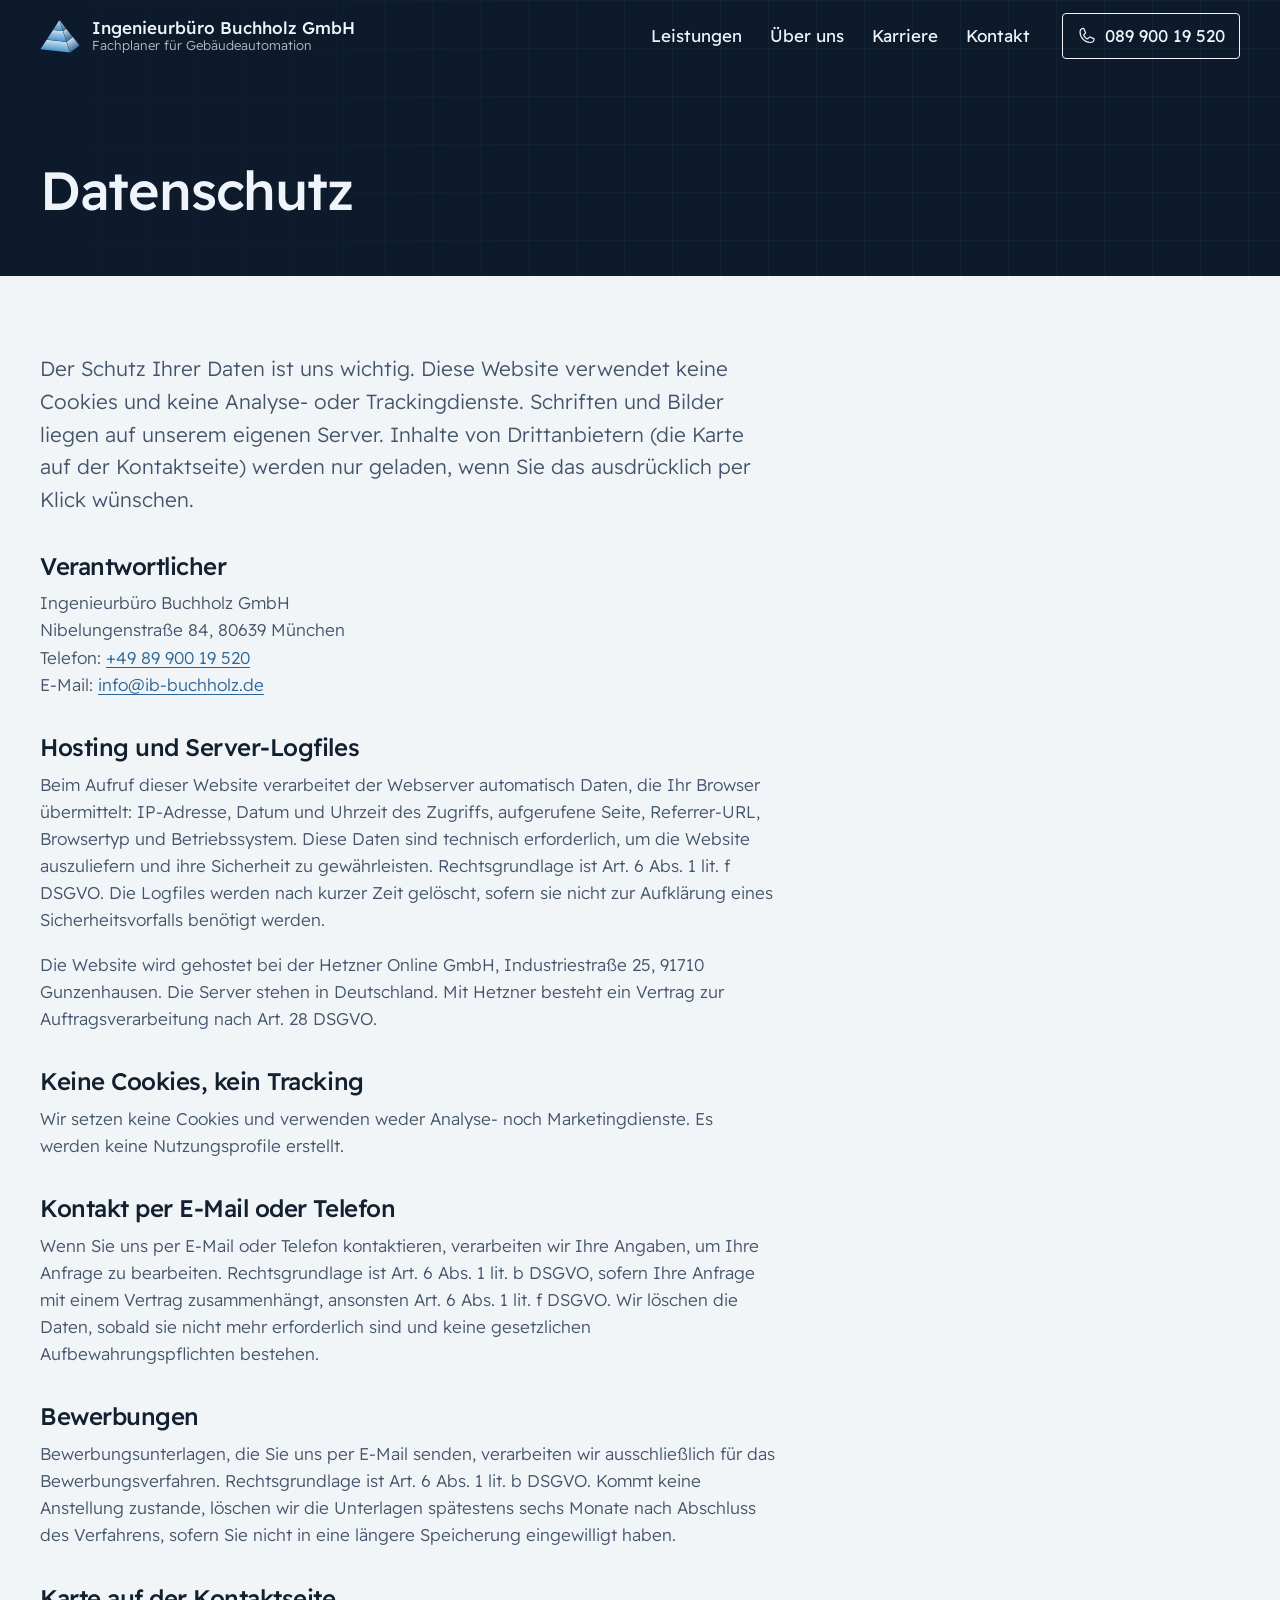
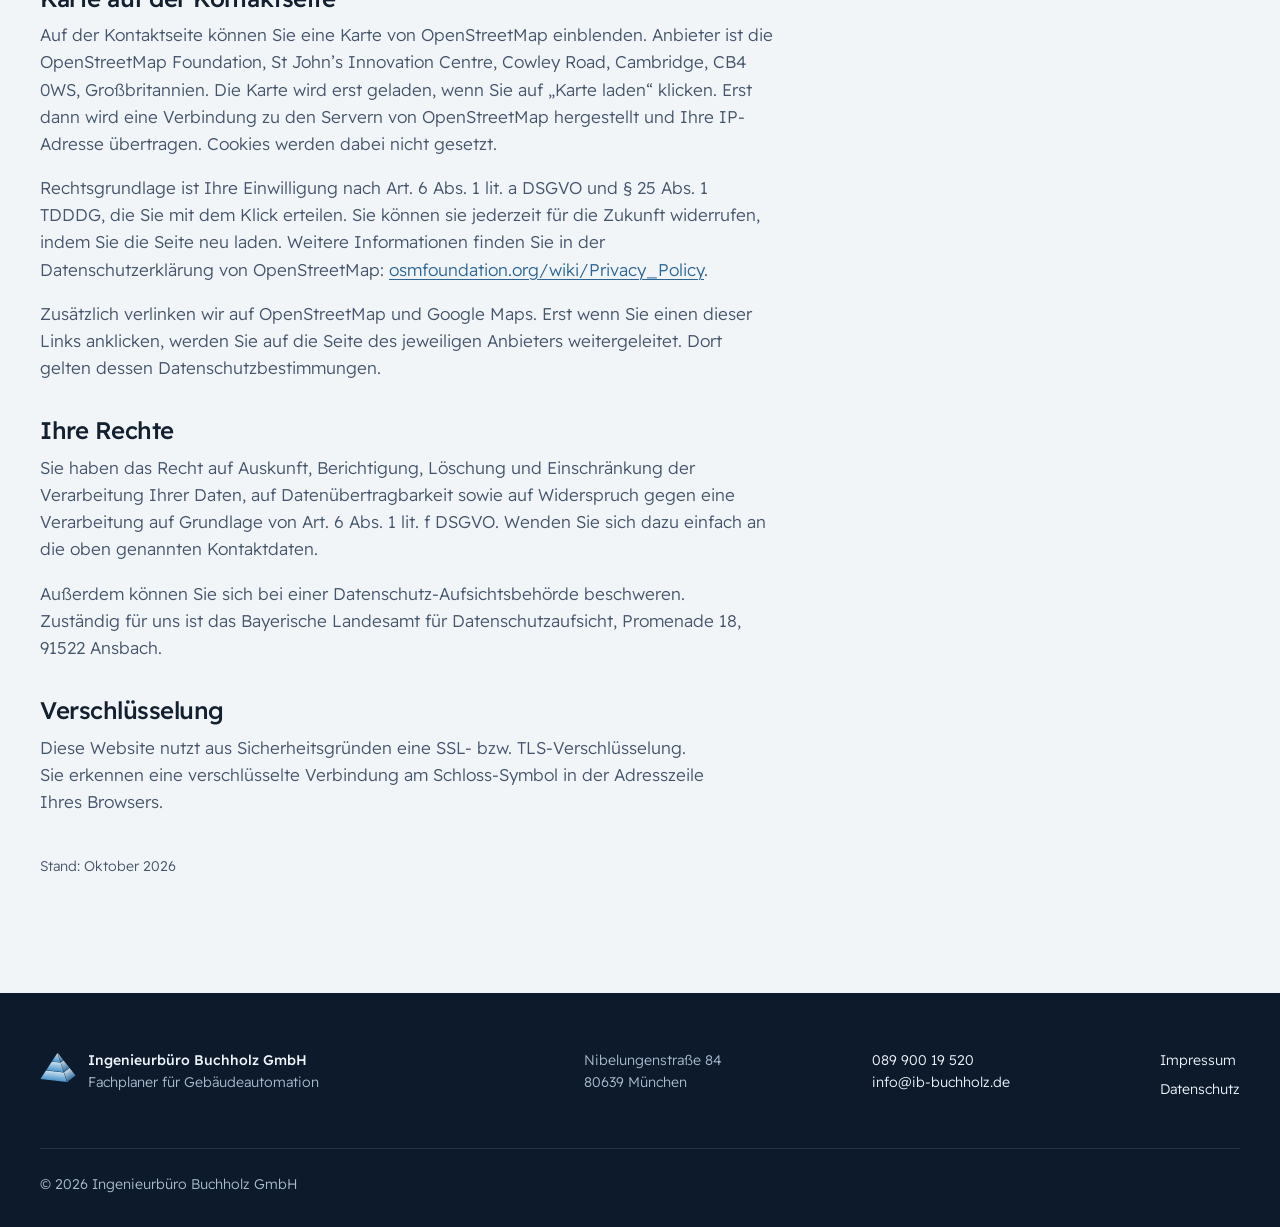
<file: datenschutz/index.html>
<!doctype html>
<html lang="de">
<head>
	<meta charset="utf-8">
	<meta name="viewport" content="width=device-width, initial-scale=1">
	<title>Datenschutz | Ingenieurbüro Buchholz GmbH</title>
	<meta name="description" content="Datenschutzerklärung der Ingenieurbüro Buchholz GmbH. Keine Cookies, kein Tracking.">
	<link rel="canonical" href="https://www.ib-buchholz.de/datenschutz/">
	<meta name="author" content="Ingenieurbüro Buchholz GmbH">
	<meta name="theme-color" content="#0d1a2b">

	<meta property="og:type" content="website">
	<meta property="og:locale" content="de_DE">
	<meta property="og:site_name" content="Ingenieurbüro Buchholz GmbH">
	<meta property="og:title" content="Datenschutz | Ingenieurbüro Buchholz GmbH">
	<meta property="og:description" content="Datenschutzerklärung der Ingenieurbüro Buchholz GmbH. Keine Cookies, kein Tracking.">
	<meta property="og:url" content="https://www.ib-buchholz.de/datenschutz/">
	<meta property="og:image" content="https://www.ib-buchholz.de/assets/images/hero-gebaeude-1600x900.webp">

	<link rel="icon" href="../favicon.ico" sizes="48x48">
	<link rel="icon" href="../favicon.svg" type="image/svg+xml">
	<link rel="apple-touch-icon" href="../apple-touch-icon.png">
	<link rel="manifest" href="../site.webmanifest">

	<link rel="preload" href="../assets/fonts/readex-pro-latin.woff2" as="font" type="font/woff2" crossorigin>
	<link rel="stylesheet" href="../assets/styles/main.css?v=20261028d">
	<script src="../assets/scripts/main.js?v=20261028d" defer></script>
</head>
<body>
	<a class="skip-link" href="#inhalt">Zum Inhalt springen</a>

	<header class="site-header" data-header>
		<div class="site-header__inner">
			<a class="brand" href="../" aria-label="Ingenieurbüro Buchholz GmbH, zur Startseite">
				<img class="brand__logo" src="../assets/images/logo.svg" alt="" width="40" height="40">
				<span class="brand__text">
					<span class="brand__name">Ingenieurbüro Buchholz GmbH</span>
					<span class="brand__claim">Fachplaner für Gebäudeautomation</span>
				</span>
			</a>

			<button class="nav-toggle" type="button" aria-expanded="false" aria-controls="hauptnavigation" data-nav-toggle>
				<svg class="icon nav-toggle__open" aria-hidden="true"><use href="../assets/images/icons.svg?v=20261021a#i-list"></use></svg>
				<svg class="icon nav-toggle__close" aria-hidden="true"><use href="../assets/images/icons.svg?v=20261021a#i-x"></use></svg>
				<span class="visually-hidden">Menü</span>
			</button>

			<nav class="site-nav" id="hauptnavigation" aria-label="Hauptnavigation">
				<ul class="site-nav__list">
					<li><a href="../leistungen/">Leistungen</a></li>
					<li><a href="../ueber-uns/">Über uns</a></li>
					<li><a href="../karriere/">Karriere</a></li>
					<li><a href="../kontakt/">Kontakt</a></li>
				</ul>
				<a class="site-nav__phone" href="tel:+498990019520">
					<svg class="icon" aria-hidden="true"><use href="../assets/images/icons.svg?v=20261021a#i-phone"></use></svg>
					089 900 19 520
				</a>
			</nav>
		</div>
	</header>

	<main id="inhalt">
		<section class="page-hero page-hero--small" aria-labelledby="seiten-titel">
			<div class="container">
				<h1 class="page-hero__title" id="seiten-titel">Datenschutz</h1>
			</div>
		</section>

		<section class="legal">
			<div class="container legal__body">
				<p class="legal__intro">Der Schutz Ihrer Daten ist uns wichtig. Diese Website verwendet keine Cookies und keine Analyse- oder Trackingdienste. Schriften und Bilder liegen auf unserem eigenen Server. Inhalte von Drittanbietern (die Karte auf der Kontaktseite) werden nur geladen, wenn Sie das ausdrücklich per Klick wünschen.</p>

				<h2>Verantwortlicher</h2>
				<p>Ingenieurbüro Buchholz GmbH<br>Nibelungenstraße 84, 80639 München<br>Telefon: <a href="tel:+498990019520">+49 89 900 19 520</a><br>E-Mail: <a href="mailto:info@ib-buchholz.de">info@ib-buchholz.de</a></p>

				<h2>Hosting und Server-Logfiles</h2>
				<p>Beim Aufruf dieser Website verarbeitet der Webserver automatisch Daten, die Ihr Browser übermittelt: IP-Adresse, Datum und Uhrzeit des Zugriffs, aufgerufene Seite, Referrer-URL, Browsertyp und Betriebssystem. Diese Daten sind technisch erforderlich, um die Website auszuliefern und ihre Sicherheit zu gewährleisten. Rechtsgrundlage ist Art. 6 Abs. 1 lit. f DSGVO. Die Logfiles werden nach kurzer Zeit gelöscht, sofern sie nicht zur Aufklärung eines Sicherheitsvorfalls benötigt werden.</p>
				<p>Die Website wird gehostet bei der Hetzner Online GmbH, Industriestraße 25, 91710 Gunzenhausen. Die Server stehen in Deutschland. Mit Hetzner besteht ein Vertrag zur Auftragsverarbeitung nach Art. 28 DSGVO.</p>

				<h2>Keine Cookies, kein Tracking</h2>
				<p>Wir setzen keine Cookies und verwenden weder Analyse- noch Marketingdienste. Es werden keine Nutzungsprofile erstellt.</p>

				<h2>Kontakt per E-Mail oder Telefon</h2>
				<p>Wenn Sie uns per E-Mail oder Telefon kontaktieren, verarbeiten wir Ihre Angaben, um Ihre Anfrage zu bearbeiten. Rechtsgrundlage ist Art. 6 Abs. 1 lit. b DSGVO, sofern Ihre Anfrage mit einem Vertrag zusammenhängt, ansonsten Art. 6 Abs. 1 lit. f DSGVO. Wir löschen die Daten, sobald sie nicht mehr erforderlich sind und keine gesetzlichen Aufbewahrungspflichten bestehen.</p>

				<h2>Bewerbungen</h2>
				<p>Bewerbungsunterlagen, die Sie uns per E-Mail senden, verarbeiten wir ausschließlich für das Bewerbungsverfahren. Rechtsgrundlage ist Art. 6 Abs. 1 lit. b DSGVO. Kommt keine Anstellung zustande, löschen wir die Unterlagen spätestens sechs Monate nach Abschluss des Verfahrens, sofern Sie nicht in eine längere Speicherung eingewilligt haben.</p>

				<h2>Karte auf der Kontaktseite</h2>
				<p>Auf der Kontaktseite können Sie eine Karte von OpenStreetMap einblenden. Anbieter ist die OpenStreetMap Foundation, St John’s Innovation Centre, Cowley Road, Cambridge, CB4 0WS, Großbritannien. Die Karte wird erst geladen, wenn Sie auf „Karte laden“ klicken. Erst dann wird eine Verbindung zu den Servern von OpenStreetMap hergestellt und Ihre IP-Adresse übertragen. Cookies werden dabei nicht gesetzt.</p>
				<p>Rechtsgrundlage ist Ihre Einwilligung nach Art. 6 Abs. 1 lit. a DSGVO und § 25 Abs. 1 TDDDG, die Sie mit dem Klick erteilen. Sie können sie jederzeit für die Zukunft widerrufen, indem Sie die Seite neu laden. Weitere Informationen finden Sie in der Datenschutzerklärung von OpenStreetMap: <a href="https://osmfoundation.org/wiki/Privacy_Policy" rel="noopener" target="_blank">osmfoundation.org/wiki/Privacy_Policy</a>.</p>
				<p>Zusätzlich verlinken wir auf OpenStreetMap und Google Maps. Erst wenn Sie einen dieser Links anklicken, werden Sie auf die Seite des jeweiligen Anbieters weitergeleitet. Dort gelten dessen Datenschutzbestimmungen.</p>

				<h2>Ihre Rechte</h2>
				<p>Sie haben das Recht auf Auskunft, Berichtigung, Löschung und Einschränkung der Verarbeitung Ihrer Daten, auf Datenübertragbarkeit sowie auf Widerspruch gegen eine Verarbeitung auf Grundlage von Art. 6 Abs. 1 lit. f DSGVO. Wenden Sie sich dazu einfach an die oben genannten Kontaktdaten.</p>
				<p>Außerdem können Sie sich bei einer Datenschutz-Aufsichtsbehörde beschweren. Zuständig für uns ist das Bayerische Landesamt für Datenschutzaufsicht, Promenade 18, 91522 Ansbach.</p>

				<h2>Verschlüsselung</h2>
				<p>Diese Website nutzt aus Sicherheitsgründen eine SSL- bzw. TLS-Verschlüsselung. Sie erkennen eine verschlüsselte Verbindung am Schloss-Symbol in der Adresszeile Ihres Browsers.</p>

				<p class="legal__date">Stand: Oktober 2026</p>
			</div>
		</section>

	</main>

	<footer class="site-footer">
		<div class="container site-footer__grid">
			<div class="site-footer__brand">
				<img src="../assets/images/logo.svg" alt="" width="36" height="36">
				<p><strong>Ingenieurbüro Buchholz GmbH</strong><br>Fachplaner für Gebäudeautomation</p>
			</div>
			<p>Nibelungenstraße 84<br>80639 München</p>
			<p><a href="tel:+498990019520">089 900 19 520</a><br><a href="mailto:info@ib-buchholz.de">info@ib-buchholz.de</a></p>
			<nav aria-label="Rechtliches">
				<ul class="site-footer__links">
					<li><a href="../impressum/">Impressum</a></li>
					<li><a href="../datenschutz/">Datenschutz</a></li>
				</ul>
			</nav>
		</div>
		<div class="container">
			<p class="site-footer__copy">© 2026 Ingenieurbüro Buchholz GmbH</p>
		</div>
	</footer>
</body>
</html>
</file>
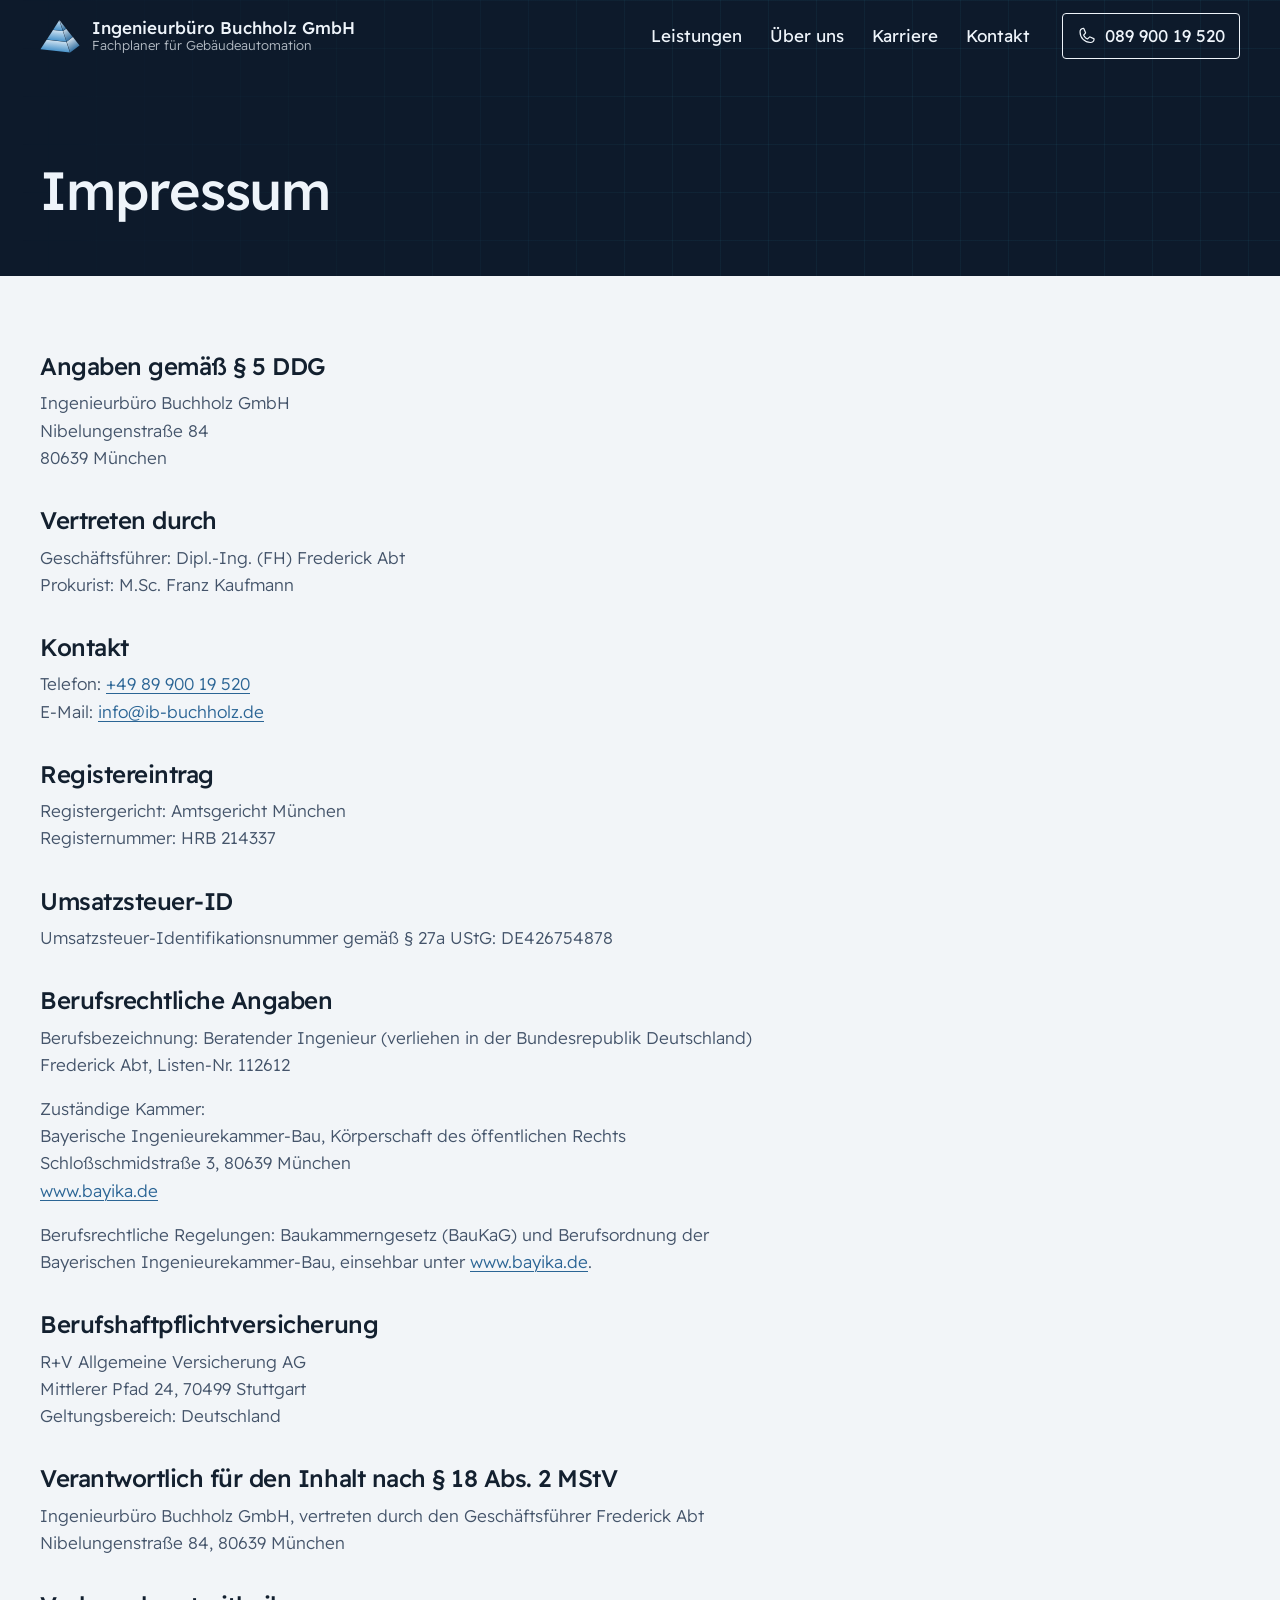
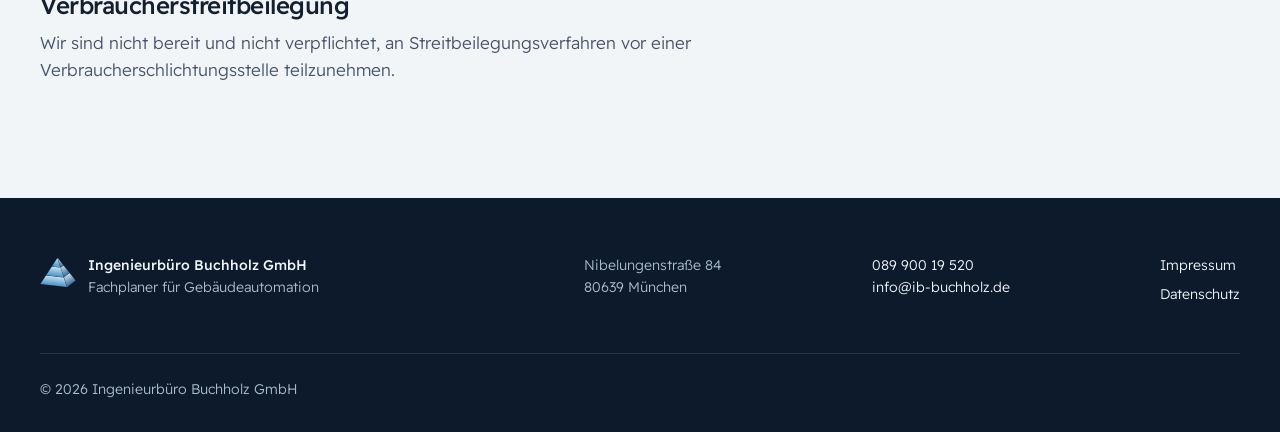
<file: impressum/index.html>
<!doctype html>
<html lang="de">
<head>
	<meta charset="utf-8">
	<meta name="viewport" content="width=device-width, initial-scale=1">
	<title>Impressum | Ingenieurbüro Buchholz GmbH</title>
	<meta name="description" content="Impressum der Ingenieurbüro Buchholz GmbH, München.">
	<link rel="canonical" href="https://www.ib-buchholz.de/impressum/">
	<meta name="author" content="Ingenieurbüro Buchholz GmbH">
	<meta name="theme-color" content="#0d1a2b">

	<meta property="og:type" content="website">
	<meta property="og:locale" content="de_DE">
	<meta property="og:site_name" content="Ingenieurbüro Buchholz GmbH">
	<meta property="og:title" content="Impressum | Ingenieurbüro Buchholz GmbH">
	<meta property="og:description" content="Impressum der Ingenieurbüro Buchholz GmbH, München.">
	<meta property="og:url" content="https://www.ib-buchholz.de/impressum/">
	<meta property="og:image" content="https://www.ib-buchholz.de/assets/images/hero-gebaeude-1600x900.webp">

	<link rel="icon" href="../favicon.ico" sizes="48x48">
	<link rel="icon" href="../favicon.svg" type="image/svg+xml">
	<link rel="apple-touch-icon" href="../apple-touch-icon.png">
	<link rel="manifest" href="../site.webmanifest">

	<link rel="preload" href="../assets/fonts/readex-pro-latin.woff2" as="font" type="font/woff2" crossorigin>
	<link rel="stylesheet" href="../assets/styles/main.css?v=20261028d">
	<script src="../assets/scripts/main.js?v=20261028d" defer></script>
</head>
<body>
	<a class="skip-link" href="#inhalt">Zum Inhalt springen</a>

	<header class="site-header" data-header>
		<div class="site-header__inner">
			<a class="brand" href="../" aria-label="Ingenieurbüro Buchholz GmbH, zur Startseite">
				<img class="brand__logo" src="../assets/images/logo.svg" alt="" width="40" height="40">
				<span class="brand__text">
					<span class="brand__name">Ingenieurbüro Buchholz GmbH</span>
					<span class="brand__claim">Fachplaner für Gebäudeautomation</span>
				</span>
			</a>

			<button class="nav-toggle" type="button" aria-expanded="false" aria-controls="hauptnavigation" data-nav-toggle>
				<svg class="icon nav-toggle__open" aria-hidden="true"><use href="../assets/images/icons.svg?v=20261021a#i-list"></use></svg>
				<svg class="icon nav-toggle__close" aria-hidden="true"><use href="../assets/images/icons.svg?v=20261021a#i-x"></use></svg>
				<span class="visually-hidden">Menü</span>
			</button>

			<nav class="site-nav" id="hauptnavigation" aria-label="Hauptnavigation">
				<ul class="site-nav__list">
					<li><a href="../leistungen/">Leistungen</a></li>
					<li><a href="../ueber-uns/">Über uns</a></li>
					<li><a href="../karriere/">Karriere</a></li>
					<li><a href="../kontakt/">Kontakt</a></li>
				</ul>
				<a class="site-nav__phone" href="tel:+498990019520">
					<svg class="icon" aria-hidden="true"><use href="../assets/images/icons.svg?v=20261021a#i-phone"></use></svg>
					089 900 19 520
				</a>
			</nav>
		</div>
	</header>

	<main id="inhalt">
		<section class="page-hero page-hero--small" aria-labelledby="seiten-titel">
			<div class="container">
				<h1 class="page-hero__title" id="seiten-titel">Impressum</h1>
			</div>
		</section>

		<section class="legal">
			<div class="container legal__body">
				<h2>Angaben gemäß § 5 DDG</h2>
				<p>Ingenieurbüro Buchholz GmbH<br>Nibelungenstraße 84<br>80639 München</p>

				<h2>Vertreten durch</h2>
				<p>Geschäftsführer: Dipl.-Ing. (FH) Frederick Abt<br>Prokurist: M.Sc. Franz Kaufmann</p>

				<h2>Kontakt</h2>
				<p>Telefon: <a href="tel:+498990019520">+49 89 900 19 520</a><br>E-Mail: <a href="mailto:info@ib-buchholz.de">info@ib-buchholz.de</a></p>

				<h2>Registereintrag</h2>
				<p>Registergericht: Amtsgericht München<br>Registernummer: HRB 214337</p>

				<h2>Umsatzsteuer-ID</h2>
				<p>Umsatzsteuer-Identifikationsnummer gemäß § 27a UStG: DE426754878</p>

				<h2>Berufsrechtliche Angaben</h2>
				<p>Berufsbezeichnung: Beratender Ingenieur (verliehen in der Bundesrepublik Deutschland)<br>Frederick Abt, Listen-Nr. 112612</p>
				<p>Zuständige Kammer:<br>Bayerische Ingenieurekammer-Bau, Körperschaft des öffentlichen Rechts<br>Schloßschmidstraße 3, 80639 München<br><a href="https://www.bayika.de/" rel="noopener" target="_blank">www.bayika.de</a></p>
				<p>Berufsrechtliche Regelungen: Baukammerngesetz (BauKaG) und Berufsordnung der Bayerischen Ingenieurekammer-Bau, einsehbar unter <a href="https://www.bayika.de/" rel="noopener" target="_blank">www.bayika.de</a>.</p>

				<h2>Berufshaftpflichtversicherung</h2>
				<p>R+V Allgemeine Versicherung AG<br>Mittlerer Pfad 24, 70499 Stuttgart<br>Geltungsbereich: Deutschland</p>

				<h2>Verantwortlich für den Inhalt nach § 18 Abs. 2 MStV</h2>
				<p>Ingenieurbüro Buchholz GmbH, vertreten durch den Geschäftsführer Frederick Abt<br>Nibelungenstraße 84, 80639 München</p>

				<h2>Verbraucherstreitbeilegung</h2>
				<p>Wir sind nicht bereit und nicht verpflichtet, an Streitbeilegungsverfahren vor einer Verbraucherschlichtungsstelle teilzunehmen.</p>
			</div>
		</section>

	</main>

	<footer class="site-footer">
		<div class="container site-footer__grid">
			<div class="site-footer__brand">
				<img src="../assets/images/logo.svg" alt="" width="36" height="36">
				<p><strong>Ingenieurbüro Buchholz GmbH</strong><br>Fachplaner für Gebäudeautomation</p>
			</div>
			<p>Nibelungenstraße 84<br>80639 München</p>
			<p><a href="tel:+498990019520">089 900 19 520</a><br><a href="mailto:info@ib-buchholz.de">info@ib-buchholz.de</a></p>
			<nav aria-label="Rechtliches">
				<ul class="site-footer__links">
					<li><a href="../impressum/">Impressum</a></li>
					<li><a href="../datenschutz/">Datenschutz</a></li>
				</ul>
			</nav>
		</div>
		<div class="container">
			<p class="site-footer__copy">© 2026 Ingenieurbüro Buchholz GmbH</p>
		</div>
	</footer>
</body>
</html>
</file>
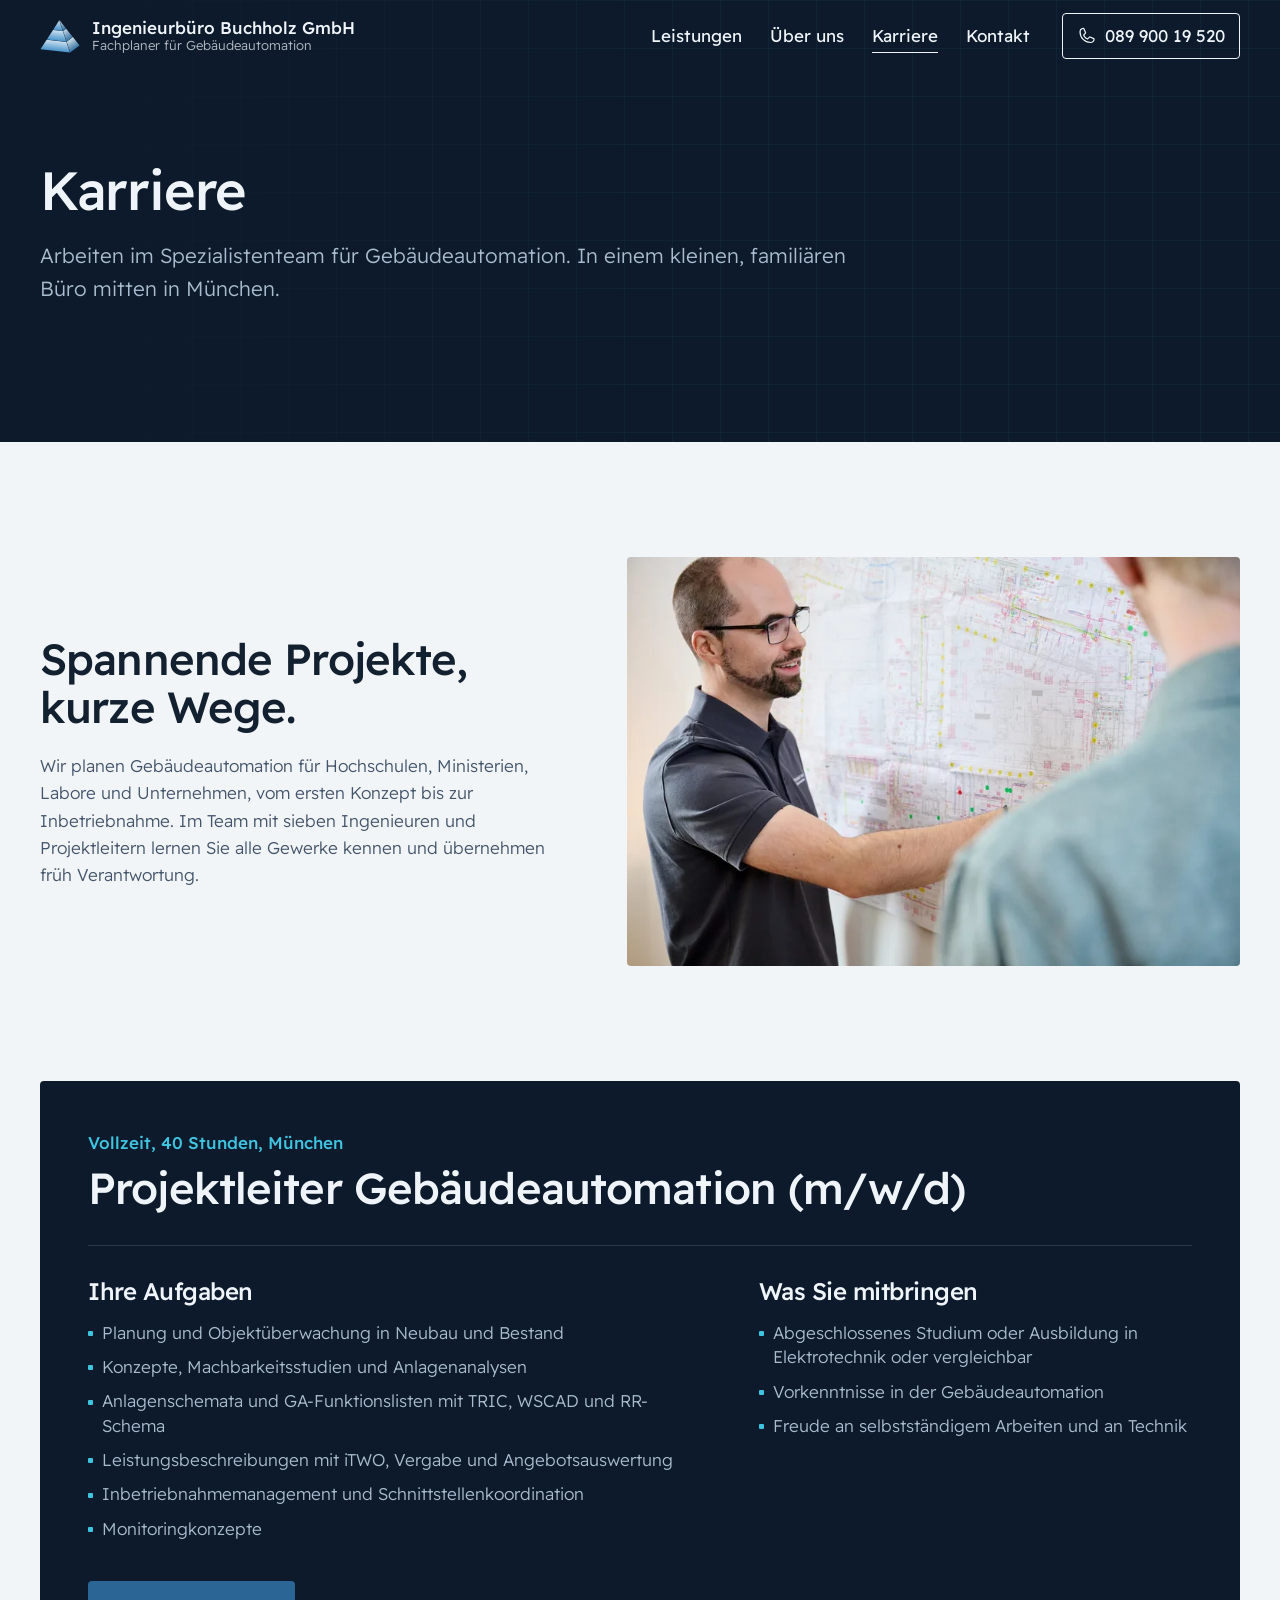
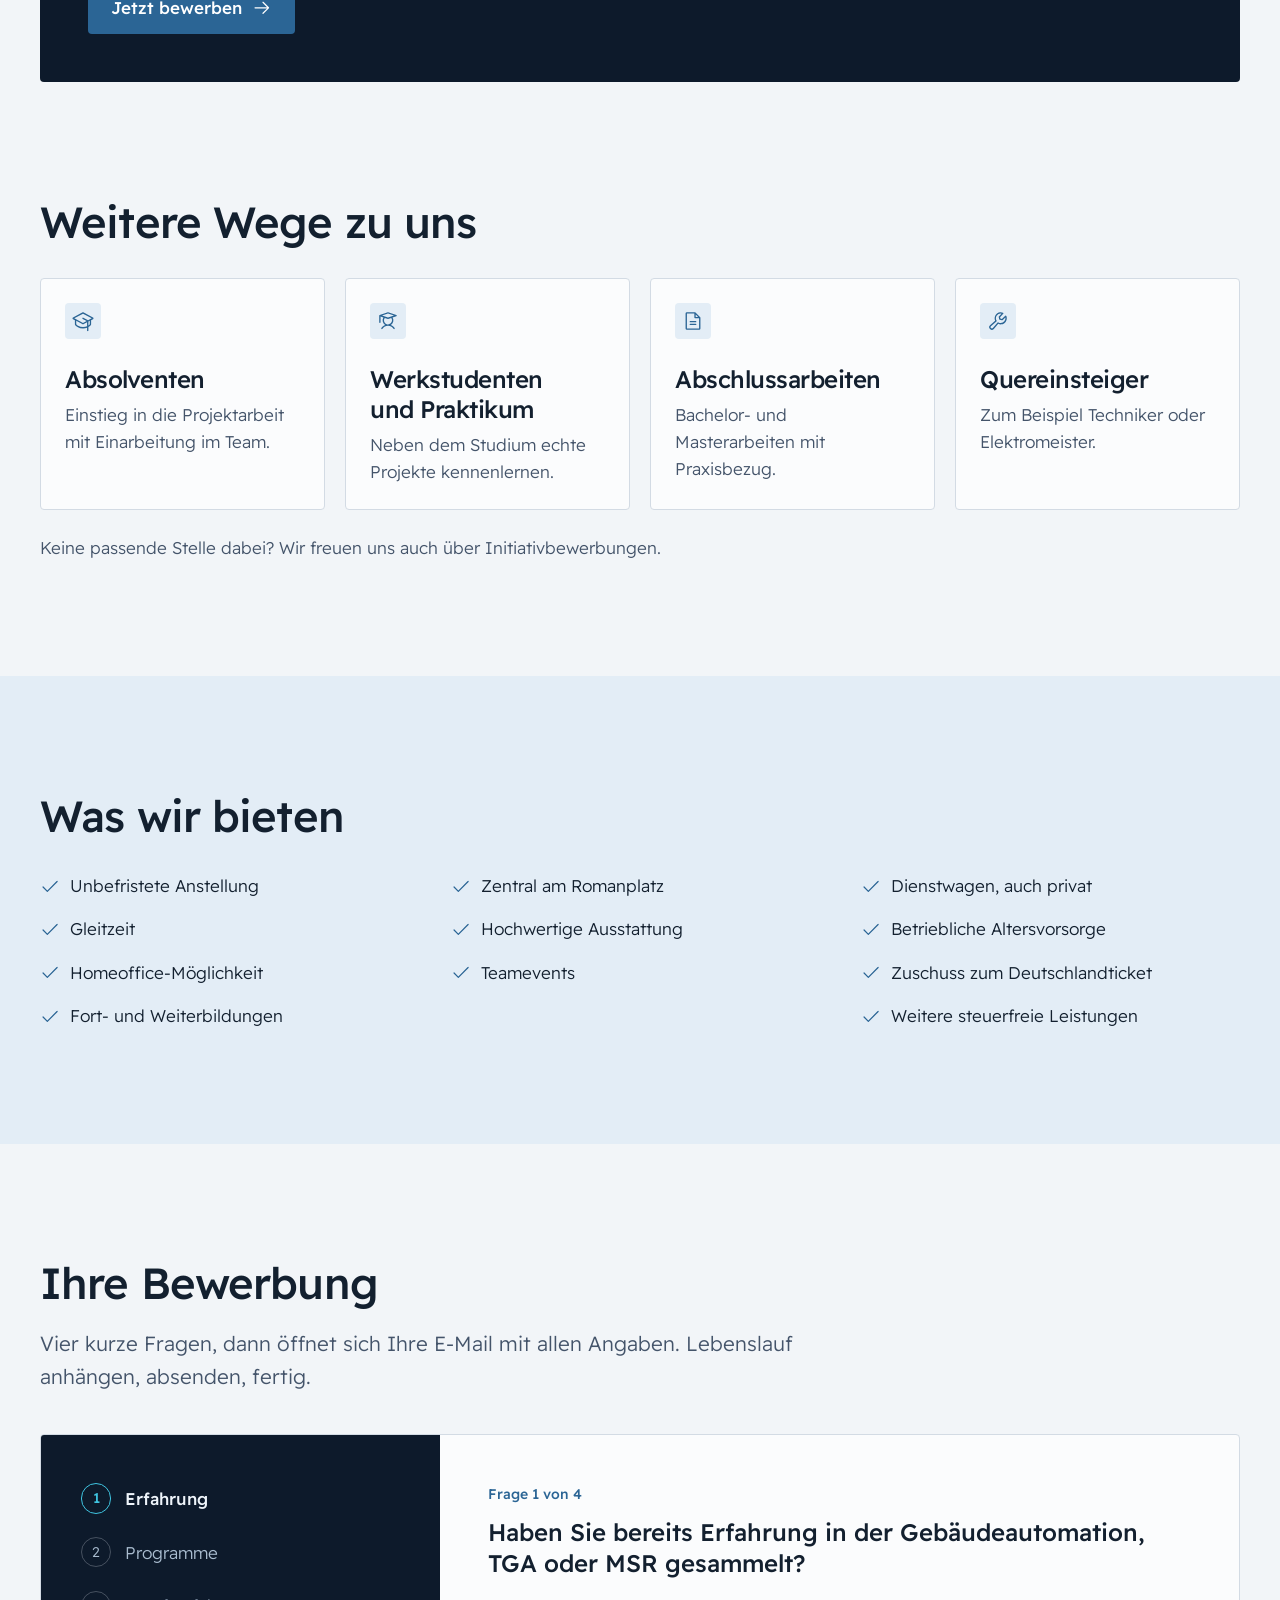
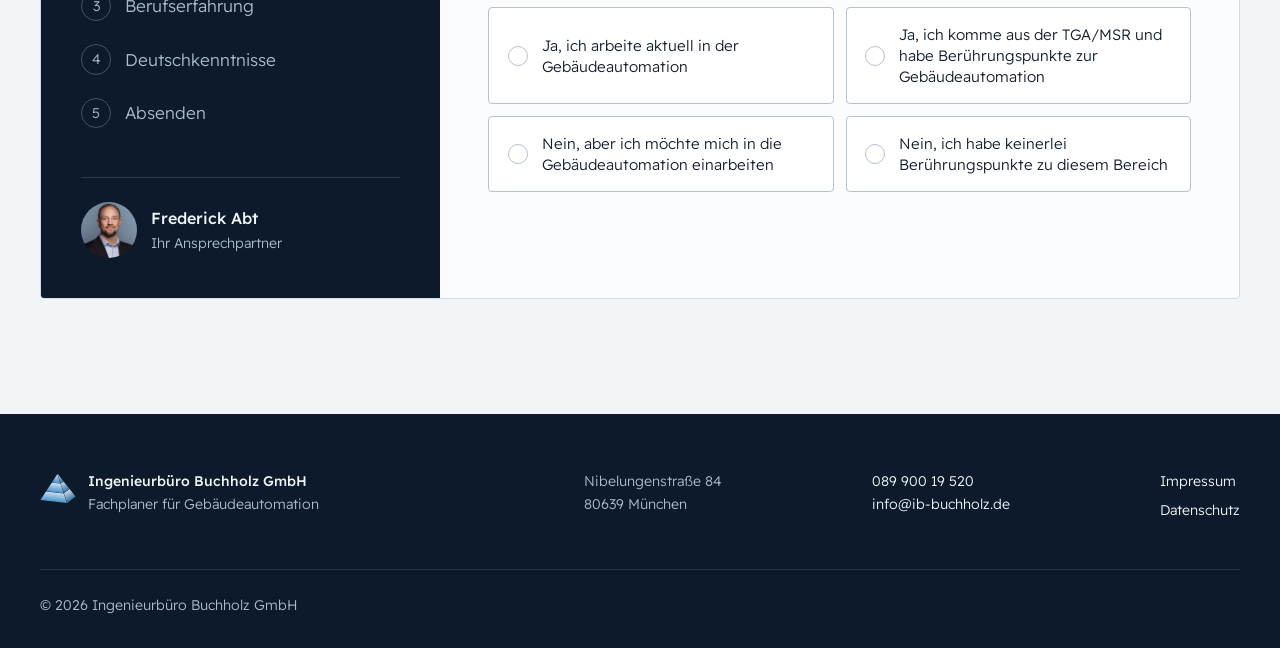
<file: karriere/index.html>
<!doctype html>
<html lang="de">
<head>
	<meta charset="utf-8">
	<meta name="viewport" content="width=device-width, initial-scale=1">
	<title>Karriere: Projektleiter Gebäudeautomation (m/w/d) | Buchholz GmbH</title>
	<meta name="description" content="Arbeiten im Spezialistenteam für Gebäudeautomation in München. Offene Stelle als Projektleiter, dazu Einstieg für Absolventen, Werkstudenten und Quereinsteiger.">
	<link rel="canonical" href="https://www.ib-buchholz.de/karriere/">
	<meta name="author" content="Ingenieurbüro Buchholz GmbH">
	<meta name="theme-color" content="#0d1a2b">

	<meta property="og:type" content="website">
	<meta property="og:locale" content="de_DE">
	<meta property="og:site_name" content="Ingenieurbüro Buchholz GmbH">
	<meta property="og:title" content="Karriere: Projektleiter Gebäudeautomation (m/w/d) | Buchholz GmbH">
	<meta property="og:description" content="Arbeiten im Spezialistenteam für Gebäudeautomation in München. Offene Stelle als Projektleiter, dazu Einstieg für Absolventen, Werkstudenten und Quereinsteiger.">
	<meta property="og:url" content="https://www.ib-buchholz.de/karriere/">
	<meta property="og:image" content="https://www.ib-buchholz.de/assets/images/hero-gebaeude-1600x900.webp">

	<link rel="icon" href="../favicon.ico" sizes="48x48">
	<link rel="icon" href="../favicon.svg" type="image/svg+xml">
	<link rel="apple-touch-icon" href="../apple-touch-icon.png">
	<link rel="manifest" href="../site.webmanifest">

	<link rel="preload" href="../assets/fonts/readex-pro-latin.woff2" as="font" type="font/woff2" crossorigin>
	<link rel="stylesheet" href="../assets/styles/main.css?v=20261028d">
	<script src="../assets/scripts/main.js?v=20261028d" defer></script>
</head>
<body>
	<a class="skip-link" href="#inhalt">Zum Inhalt springen</a>

	<header class="site-header" data-header>
		<div class="site-header__inner">
			<a class="brand" href="../" aria-label="Ingenieurbüro Buchholz GmbH, zur Startseite">
				<img class="brand__logo" src="../assets/images/logo.svg" alt="" width="40" height="40">
				<span class="brand__text">
					<span class="brand__name">Ingenieurbüro Buchholz GmbH</span>
					<span class="brand__claim">Fachplaner für Gebäudeautomation</span>
				</span>
			</a>

			<button class="nav-toggle" type="button" aria-expanded="false" aria-controls="hauptnavigation" data-nav-toggle>
				<svg class="icon nav-toggle__open" aria-hidden="true"><use href="../assets/images/icons.svg?v=20261021a#i-list"></use></svg>
				<svg class="icon nav-toggle__close" aria-hidden="true"><use href="../assets/images/icons.svg?v=20261021a#i-x"></use></svg>
				<span class="visually-hidden">Menü</span>
			</button>

			<nav class="site-nav" id="hauptnavigation" aria-label="Hauptnavigation">
				<ul class="site-nav__list">
					<li><a href="../leistungen/">Leistungen</a></li>
					<li><a href="../ueber-uns/">Über uns</a></li>
					<li><a href="../karriere/" aria-current="page">Karriere</a></li>
					<li><a href="../kontakt/">Kontakt</a></li>
				</ul>
				<a class="site-nav__phone" href="tel:+498990019520">
					<svg class="icon" aria-hidden="true"><use href="../assets/images/icons.svg?v=20261021a#i-phone"></use></svg>
					089 900 19 520
				</a>
			</nav>
		</div>
	</header>

	<main id="inhalt">
		<section class="page-hero" aria-labelledby="seiten-titel">
			<div class="container">
				<h1 class="page-hero__title" id="seiten-titel">Karriere</h1>
				<p class="page-hero__lead">Arbeiten im Spezialistenteam für Gebäudeautomation. In einem kleinen, familiären Büro mitten in München.</p>
			</div>
		</section>

		<section class="about" aria-labelledby="team-titel">
			<div class="container office__grid office__grid--flip">
				<div>
					<h2 class="section-title" id="team-titel">Spannende Projekte, kurze Wege.</h2>
					<p>Wir planen Gebäudeautomation für Hochschulen, Ministerien, Labore und Unternehmen, vom ersten Konzept bis zur Inbetriebnahme. Im Team mit sieben Ingenieuren und Projektleitern lernen Sie alle Gewerke kennen und übernehmen früh Verantwortung.</p>
				</div>
				<img class="office__photo" src="../assets/images/planbesprechung-1400x934.webp" srcset="../assets/images/planbesprechung-800x534.webp 800w, ../assets/images/planbesprechung-1400x934.webp 1400w" sizes="(min-width: 64rem) 40rem, 100vw" width="1400" height="934" loading="lazy" alt="Franz Kaufmann erklärt einen Lüftungsplan">
			</div>
		</section>

		<section class="job" aria-labelledby="stelle-titel">
			<div class="container">
				<article class="job__card">
					<div class="job__head">
						<p class="job__meta">Vollzeit, 40 Stunden, München</p>
						<h2 class="section-title" id="stelle-titel">Projektleiter Gebäudeautomation (m/w/d)</h2>
					</div>
					<div class="job__cols">
						<div>
							<h3>Ihre Aufgaben</h3>
							<ul class="tile__list">
							<li>Planung und Objektüberwachung in Neubau und Bestand</li>
							<li>Konzepte, Machbarkeitsstudien und Anlagenanalysen</li>
							<li>Anlagenschemata und GA-Funktionslisten mit TRIC, WSCAD und RR-Schema</li>
							<li>Leistungsbeschreibungen mit iTWO, Vergabe und Angebotsauswertung</li>
							<li>Inbetriebnahmemanagement und Schnittstellenkoordination</li>
							<li>Monitoringkonzepte</li>
						</ul>
						</div>
						<div>
							<h3>Was Sie mitbringen</h3>
							<ul class="tile__list">
							<li>Abgeschlossenes Studium oder Ausbildung in Elektrotechnik oder vergleichbar</li>
							<li>Vorkenntnisse in der Gebäudeautomation</li>
							<li>Freude an selbstständigem Arbeiten und an Technik</li>
						</ul>
						</div>
					</div>
					<a class="button button--primary" href="#bewerbung">Jetzt bewerben <svg class="icon" aria-hidden="true"><use href="../assets/images/icons.svg?v=20261021a#i-arrow-right"></use></svg></a>
				</article>
			</div>
		</section>

		<section class="ways" aria-labelledby="einstieg-titel">
			<div class="container">
				<h2 class="section-title" id="einstieg-titel">Weitere Wege zu uns</h2>
				<ul class="ways__grid">
					<li>
						<svg class="tile__icon" aria-hidden="true"><use href="../assets/images/icons.svg?v=20261021a#i-graduation-cap"></use></svg>
						<h3>Absolventen</h3>
						<p>Einstieg in die Projektarbeit mit Einarbeitung im Team.</p>
					</li>
					<li>
						<svg class="tile__icon" aria-hidden="true"><use href="../assets/images/icons.svg?v=20261021a#i-student"></use></svg>
						<h3>Werkstudenten und Praktikum</h3>
						<p>Neben dem Studium echte Projekte kennenlernen.</p>
					</li>
					<li>
						<svg class="tile__icon" aria-hidden="true"><use href="../assets/images/icons.svg?v=20261021a#i-file-text"></use></svg>
						<h3>Abschlussarbeiten</h3>
						<p>Bachelor- und Masterarbeiten mit Praxisbezug.</p>
					</li>
					<li>
						<svg class="tile__icon" aria-hidden="true"><use href="../assets/images/icons.svg?v=20261021a#i-wrench"></use></svg>
						<h3>Quereinsteiger</h3>
						<p>Zum Beispiel Techniker oder Elektromeister.</p>
					</li>
				</ul>
				<p class="ways__note">Keine passende Stelle dabei? Wir freuen uns auch über Initiativbewerbungen.</p>
			</div>
		</section>


		<section class="perks" aria-labelledby="vorteile-titel">
			<div class="container">
				<h2 class="section-title" id="vorteile-titel">Was wir bieten</h2>
				<div class="perks__list">
					<ul class="perks__group">
						<li><svg class="icon" aria-hidden="true"><use href="../assets/images/icons.svg?v=20261021a#i-check"></use></svg>Unbefristete Anstellung</li>
						<li><svg class="icon" aria-hidden="true"><use href="../assets/images/icons.svg?v=20261021a#i-check"></use></svg>Gleitzeit</li>
						<li><svg class="icon" aria-hidden="true"><use href="../assets/images/icons.svg?v=20261021a#i-check"></use></svg>Homeoffice-Möglichkeit</li>
						<li><svg class="icon" aria-hidden="true"><use href="../assets/images/icons.svg?v=20261021a#i-check"></use></svg>Fort- und Weiterbildungen</li>
					</ul>
					<ul class="perks__group">
						<li><svg class="icon" aria-hidden="true"><use href="../assets/images/icons.svg?v=20261021a#i-check"></use></svg>Zentral am Romanplatz</li>
						<li><svg class="icon" aria-hidden="true"><use href="../assets/images/icons.svg?v=20261021a#i-check"></use></svg>Hochwertige Ausstattung</li>
						<li><svg class="icon" aria-hidden="true"><use href="../assets/images/icons.svg?v=20261021a#i-check"></use></svg>Teamevents</li>
					</ul>
					<ul class="perks__group">
						<li><svg class="icon" aria-hidden="true"><use href="../assets/images/icons.svg?v=20261021a#i-check"></use></svg>Dienstwagen, auch privat</li>
						<li><svg class="icon" aria-hidden="true"><use href="../assets/images/icons.svg?v=20261021a#i-check"></use></svg>Betriebliche Altersvorsorge</li>
						<li><svg class="icon" aria-hidden="true"><use href="../assets/images/icons.svg?v=20261021a#i-check"></use></svg>Zuschuss zum Deutschlandticket</li>
						<li><svg class="icon" aria-hidden="true"><use href="../assets/images/icons.svg?v=20261021a#i-check"></use></svg>Weitere steuerfreie Leistungen</li>
					</ul>
				</div>
			</div>
		</section>

		<section class="apply" id="bewerbung" aria-labelledby="bewerbung-titel">
			<div class="container">
				<h2 class="section-title" id="bewerbung-titel">Ihre Bewerbung</h2>
				<p class="section-lead">Vier kurze Fragen, dann öffnet sich Ihre E-Mail mit allen Angaben. Lebenslauf anhängen, absenden, fertig.</p>
				<form class="wizard" data-wizard novalidate>
					<div class="wizard__side">
						<ol class="wizard__nav">
							<li data-nav-step="0"><span class="wizard__num">1</span>Erfahrung</li>
							<li data-nav-step="1"><span class="wizard__num">2</span>Programme</li>
							<li data-nav-step="2"><span class="wizard__num">3</span>Berufserfahrung</li>
							<li data-nav-step="3"><span class="wizard__num">4</span>Deutschkenntnisse</li>
							<li data-nav-step="4"><span class="wizard__num">5</span>Absenden</li>
						</ol>
						<div class="wizard__contact">
							<img class="wizard__photo" src="../assets/images/frederick-abt-480x600.webp" width="480" height="600" loading="lazy" alt="Porträt Frederick Abt">
							<p><strong>Frederick Abt</strong>Ihr Ansprechpartner</p>
						</div>
					</div>
					<div class="wizard__main">
						<p class="wizard__count" aria-live="polite" data-wizard-count>Frage 1 von 4</p>
						<fieldset class="wizard__step" data-step="0">
							<legend>Haben Sie bereits Erfahrung in der Gebäudeautomation, TGA oder MSR gesammelt?</legend>
							<div class="wizard__options">
								<label class="option"><input type="radio" name="erfahrung" value="Ja, ich arbeite aktuell in der Gebäudeautomation"><span class="option__mark" aria-hidden="true"></span><span class="option__text">Ja, ich arbeite aktuell in der Gebäudeautomation</span></label>
								<label class="option"><input type="radio" name="erfahrung" value="Ja, ich komme aus der TGA/MSR und habe Berührungspunkte zur Gebäudeautomation"><span class="option__mark" aria-hidden="true"></span><span class="option__text">Ja, ich komme aus der TGA/MSR und habe Berührungspunkte zur Gebäudeautomation</span></label>
								<label class="option"><input type="radio" name="erfahrung" value="Nein, aber ich möchte mich in die Gebäudeautomation einarbeiten"><span class="option__mark" aria-hidden="true"></span><span class="option__text">Nein, aber ich möchte mich in die Gebäudeautomation einarbeiten</span></label>
								<label class="option"><input type="radio" name="erfahrung" value="Nein, ich habe keinerlei Berührungspunkte zu diesem Bereich"><span class="option__mark" aria-hidden="true"></span><span class="option__text">Nein, ich habe keinerlei Berührungspunkte zu diesem Bereich</span></label>
							</div>
						</fieldset>
						<fieldset class="wizard__step" data-step="1" hidden>
							<legend>Mit welchen der folgenden Programme haben Sie bereits gearbeitet?</legend>
							<p class="wizard__hint">Mehrfachauswahl möglich</p>
							<div class="wizard__options">
								<label class="option"><input type="checkbox" name="programme" value="TRIC/WSCAD/RR-Schema"><span class="option__mark" aria-hidden="true"></span><span class="option__text">TRIC/WSCAD/RR-Schema</span></label>
								<label class="option"><input type="checkbox" name="programme" value="iTWO"><span class="option__mark" aria-hidden="true"></span><span class="option__text">iTWO</span></label>
								<label class="option"><input type="checkbox" name="programme" value="Andere GA-Planungssoftware"><span class="option__mark" aria-hidden="true"></span><span class="option__text">Andere GA-Planungssoftware</span></label>
								<label class="option"><input type="checkbox" name="programme" value="Anderes Ausschreibungsprogramm"><span class="option__mark" aria-hidden="true"></span><span class="option__text">Anderes Ausschreibungsprogramm</span></label>
							</div>
							<button class="button button--primary wizard__next" type="button" data-wizard-next>Weiter <svg class="icon" aria-hidden="true"><use href="../assets/images/icons.svg?v=20261021a#i-arrow-right"></use></svg></button>
						</fieldset>
						<fieldset class="wizard__step" data-step="2" hidden>
							<legend>Wie viele Jahre Berufserfahrung haben Sie im Bereich Gebäudeautomation, TGA oder MSR?</legend>
							<div class="wizard__options">
								<label class="option"><input type="radio" name="jahre" value="Mehr als 5 Jahre"><span class="option__mark" aria-hidden="true"></span><span class="option__text">Mehr als 5 Jahre</span></label>
								<label class="option"><input type="radio" name="jahre" value="2 bis 5 Jahre"><span class="option__mark" aria-hidden="true"></span><span class="option__text">2 bis 5 Jahre</span></label>
								<label class="option"><input type="radio" name="jahre" value="Weniger als 2 Jahre, aber erste Berührungspunkte"><span class="option__mark" aria-hidden="true"></span><span class="option__text">Weniger als 2 Jahre, aber erste Berührungspunkte</span></label>
								<label class="option"><input type="radio" name="jahre" value="Keine Berufserfahrung in diesem Bereich"><span class="option__mark" aria-hidden="true"></span><span class="option__text">Keine Berufserfahrung in diesem Bereich</span></label>
							</div>
						</fieldset>
						<fieldset class="wizard__step" data-step="3" hidden>
							<legend>Wie gut sind Ihre Deutschkenntnisse?</legend>
							<div class="wizard__options">
								<label class="option"><input type="radio" name="deutsch" value="Muttersprache"><span class="option__mark" aria-hidden="true"></span><span class="option__text">Muttersprache</span></label>
								<label class="option"><input type="radio" name="deutsch" value="Verhandlungssicher oder C2"><span class="option__mark" aria-hidden="true"></span><span class="option__text">Verhandlungssicher oder C2</span></label>
								<label class="option"><input type="radio" name="deutsch" value="Fließend oder C1"><span class="option__mark" aria-hidden="true"></span><span class="option__text">Fließend oder C1</span></label>
								<label class="option"><input type="radio" name="deutsch" value="Fortgeschrittene Kenntnisse (B1, B2)"><span class="option__mark" aria-hidden="true"></span><span class="option__text">Fortgeschrittene Kenntnisse (B1, B2)</span></label>
								<label class="option"><input type="radio" name="deutsch" value="Grundlegende Kenntnisse (A1, A2)"><span class="option__mark" aria-hidden="true"></span><span class="option__text">Grundlegende Kenntnisse (A1, A2)</span></label>
							</div>
						</fieldset>
						<div class="wizard__step wizard__done" data-step="4" hidden>
							<h3 tabindex="-1">Danke, das war es schon.</h3>
							<p>Ein Klick öffnet Ihr E-Mail-Programm mit Ihren Angaben. Hängen Sie Ihren Lebenslauf an und senden Sie die E-Mail ab.</p>
							<dl class="wizard__summary" data-wizard-summary></dl>
							<a class="button button--primary" href="mailto:bewerbung@ib-buchholz.de?subject=Bewerbung" data-wizard-mail>E-Mail erstellen <svg class="icon" aria-hidden="true"><use href="../assets/images/icons.svg?v=20261021a#i-envelope-simple"></use></svg></a>
							<p class="wizard__alt">Oder direkt an <a href="mailto:bewerbung@ib-buchholz.de?subject=Bewerbung">bewerbung@ib-buchholz.de</a> bzw. telefonisch unter <a href="tel:+498990019520">089 900 19 520</a>.</p>
						</div>
						<button class="wizard__back" type="button" data-wizard-back hidden><svg class="icon wizard__back-icon" aria-hidden="true"><use href="../assets/images/icons.svg?v=20261021a#i-arrow-right"></use></svg>Zurück</button>
					</div>
				</form>
			</div>
		</section>

	</main>

	<footer class="site-footer">
		<div class="container site-footer__grid">
			<div class="site-footer__brand">
				<img src="../assets/images/logo.svg" alt="" width="36" height="36">
				<p><strong>Ingenieurbüro Buchholz GmbH</strong><br>Fachplaner für Gebäudeautomation</p>
			</div>
			<p>Nibelungenstraße 84<br>80639 München</p>
			<p><a href="tel:+498990019520">089 900 19 520</a><br><a href="mailto:info@ib-buchholz.de">info@ib-buchholz.de</a></p>
			<nav aria-label="Rechtliches">
				<ul class="site-footer__links">
					<li><a href="../impressum/">Impressum</a></li>
					<li><a href="../datenschutz/">Datenschutz</a></li>
				</ul>
			</nav>
		</div>
		<div class="container">
			<p class="site-footer__copy">© 2026 Ingenieurbüro Buchholz GmbH</p>
		</div>
	</footer>
</body>
</html>
</file>
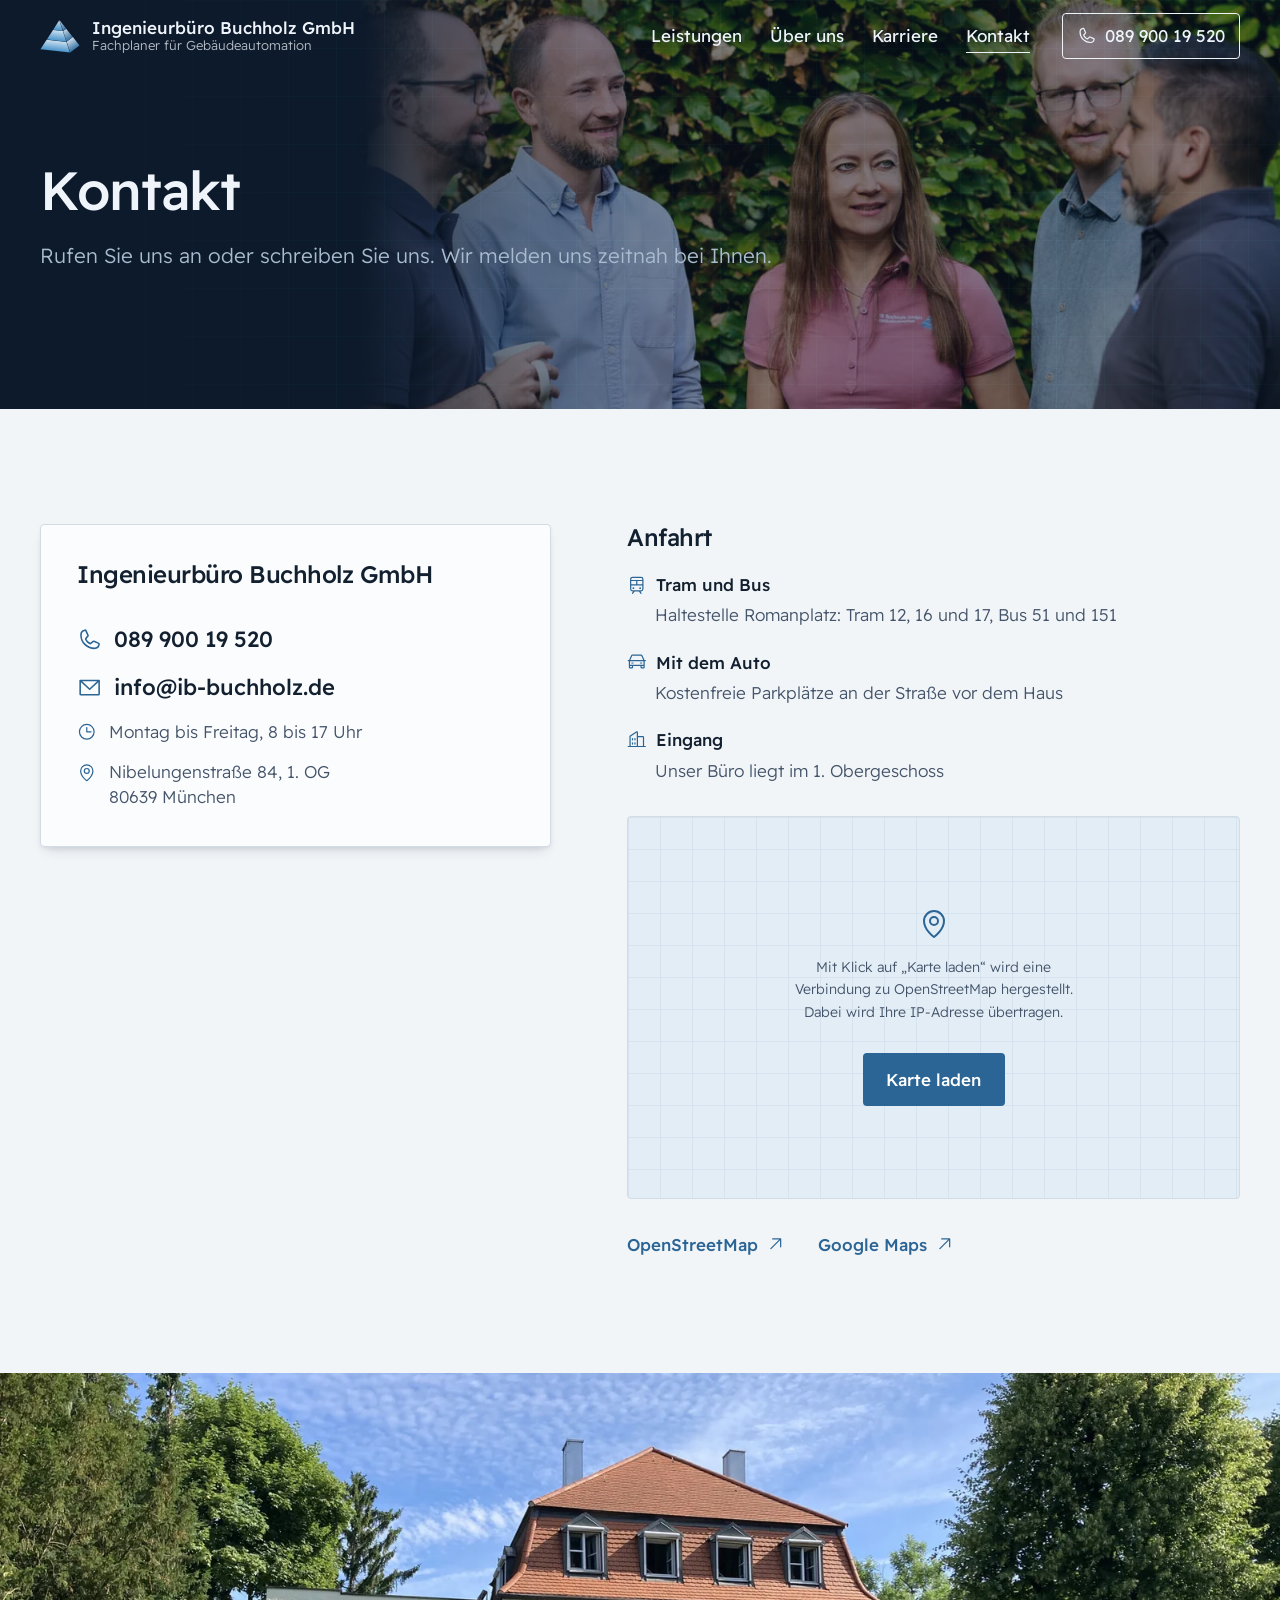
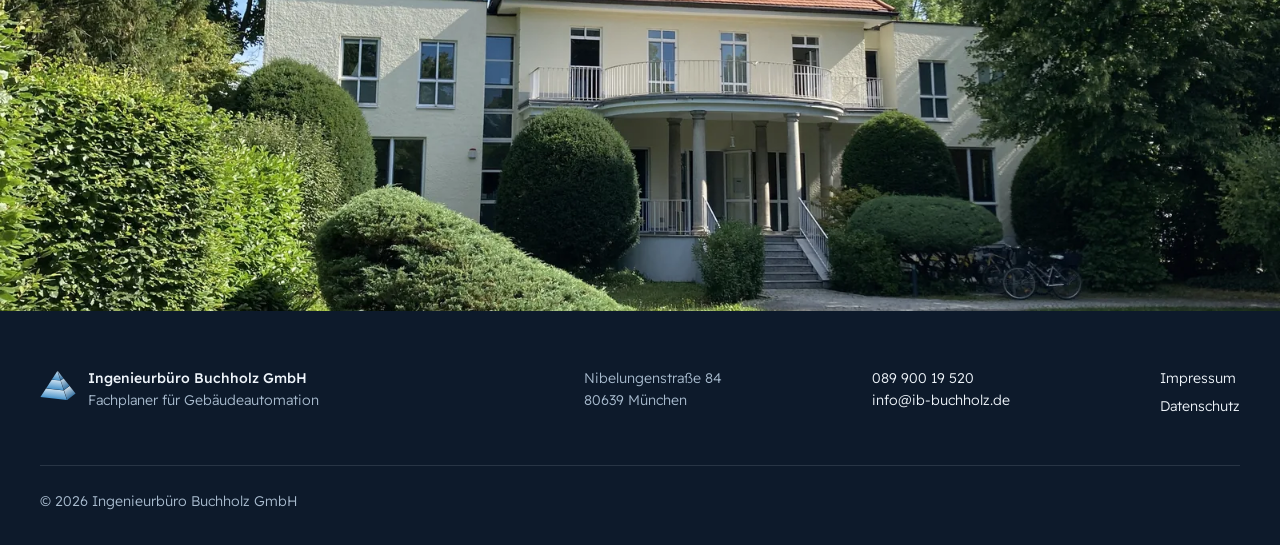
<file: kontakt/index.html>
<!doctype html>
<html lang="de">
<head>
	<meta charset="utf-8">
	<meta name="viewport" content="width=device-width, initial-scale=1">
	<title>Kontakt und Anfahrt | Ingenieurbüro Buchholz GmbH</title>
	<meta name="description" content="Ingenieurbüro Buchholz GmbH, Nibelungenstraße 84, 80639 München. Telefon 089 900 19 520, Montag bis Freitag 8 bis 17 Uhr. Anfahrt mit Tram und Bus zum Romanplatz.">
	<link rel="canonical" href="https://www.ib-buchholz.de/kontakt/">
	<meta name="author" content="Ingenieurbüro Buchholz GmbH">
	<meta name="theme-color" content="#0d1a2b">

	<meta property="og:type" content="website">
	<meta property="og:locale" content="de_DE">
	<meta property="og:site_name" content="Ingenieurbüro Buchholz GmbH">
	<meta property="og:title" content="Kontakt und Anfahrt | Ingenieurbüro Buchholz GmbH">
	<meta property="og:description" content="Ingenieurbüro Buchholz GmbH, Nibelungenstraße 84, 80639 München. Telefon 089 900 19 520, Montag bis Freitag 8 bis 17 Uhr. Anfahrt mit Tram und Bus zum Romanplatz.">
	<meta property="og:url" content="https://www.ib-buchholz.de/kontakt/">
	<meta property="og:image" content="https://www.ib-buchholz.de/assets/images/hero-gebaeude-1600x900.webp">

	<link rel="icon" href="../favicon.ico" sizes="48x48">
	<link rel="icon" href="../favicon.svg" type="image/svg+xml">
	<link rel="apple-touch-icon" href="../apple-touch-icon.png">
	<link rel="manifest" href="../site.webmanifest">

	<link rel="preload" href="../assets/fonts/readex-pro-latin.woff2" as="font" type="font/woff2" crossorigin>
	<link rel="stylesheet" href="../assets/styles/main.css?v=20261028d">
	<script src="../assets/scripts/main.js?v=20261028d" defer></script>
</head>
<body>
	<a class="skip-link" href="#inhalt">Zum Inhalt springen</a>

	<header class="site-header" data-header>
		<div class="site-header__inner">
			<a class="brand" href="../" aria-label="Ingenieurbüro Buchholz GmbH, zur Startseite">
				<img class="brand__logo" src="../assets/images/logo.svg" alt="" width="40" height="40">
				<span class="brand__text">
					<span class="brand__name">Ingenieurbüro Buchholz GmbH</span>
					<span class="brand__claim">Fachplaner für Gebäudeautomation</span>
				</span>
			</a>

			<button class="nav-toggle" type="button" aria-expanded="false" aria-controls="hauptnavigation" data-nav-toggle>
				<svg class="icon nav-toggle__open" aria-hidden="true"><use href="../assets/images/icons.svg?v=20261021a#i-list"></use></svg>
				<svg class="icon nav-toggle__close" aria-hidden="true"><use href="../assets/images/icons.svg?v=20261021a#i-x"></use></svg>
				<span class="visually-hidden">Menü</span>
			</button>

			<nav class="site-nav" id="hauptnavigation" aria-label="Hauptnavigation">
				<ul class="site-nav__list">
					<li><a href="../leistungen/">Leistungen</a></li>
					<li><a href="../ueber-uns/">Über uns</a></li>
					<li><a href="../karriere/">Karriere</a></li>
					<li><a href="../kontakt/" aria-current="page">Kontakt</a></li>
				</ul>
				<a class="site-nav__phone" href="tel:+498990019520">
					<svg class="icon" aria-hidden="true"><use href="../assets/images/icons.svg?v=20261021a#i-phone"></use></svg>
					089 900 19 520
				</a>
			</nav>
		</div>
	</header>

	<main id="inhalt">
		<section class="page-hero page-hero--photo" aria-labelledby="seiten-titel">
			<img class="page-hero__photo page-hero__photo--team" src="../assets/images/team-gespraech-1600x764.webp" srcset="../assets/images/team-gespraech-960x458.webp 960w, ../assets/images/team-gespraech-1600x764.webp 1600w" sizes="(min-width: 64rem) 60vw, 100vw" width="1600" height="764" alt="">
			<div class="container">
				<h1 class="page-hero__title" id="seiten-titel">Kontakt</h1>
				<p class="page-hero__lead">Rufen Sie uns an oder schreiben Sie uns. Wir melden uns zeitnah bei Ihnen.</p>
			</div>
		</section>

		<section class="reach" aria-label="Kontaktdaten und Anfahrt">
			<div class="container reach__grid">
				<div class="contact__card reach__card">
					<h2 class="reach__title">Ingenieurbüro Buchholz GmbH</h2>
					<a class="contact__line contact__line--big" href="tel:+498990019520">
						<svg class="icon" aria-hidden="true"><use href="../assets/images/icons.svg?v=20261021a#i-phone"></use></svg>
						089 900 19 520
					</a>
					<a class="contact__line contact__line--big" href="mailto:info@ib-buchholz.de">
						<svg class="icon" aria-hidden="true"><use href="../assets/images/icons.svg?v=20261021a#i-envelope-simple"></use></svg>
						info@ib-buchholz.de
					</a>
					<p class="contact__line">
						<svg class="icon" aria-hidden="true"><use href="../assets/images/icons.svg?v=20261021a#i-clock"></use></svg>
						Montag bis Freitag, 8 bis 17 Uhr
					</p>
					<address class="contact__line">
						<svg class="icon" aria-hidden="true"><use href="../assets/images/icons.svg?v=20261021a#i-map-pin"></use></svg>
						<span>Nibelungenstraße 84, 1. OG<br>80639 München</span>
					</address>
				</div>
				<div class="reach__way">
					<h2 class="reach__title">Anfahrt</h2>
					<dl class="reach__list">
						<div>
							<dt><svg class="icon" aria-hidden="true"><use href="../assets/images/icons.svg?v=20261021a#i-train"></use></svg>Tram und Bus</dt>
							<dd>Haltestelle Romanplatz: Tram 12, 16 und 17, Bus 51 und 151</dd>
						</div>
						<div>
							<dt><svg class="icon" aria-hidden="true"><use href="../assets/images/icons.svg?v=20261021a#i-car"></use></svg>Mit dem Auto</dt>
							<dd>Kostenfreie Parkplätze an der Straße vor dem Haus</dd>
						</div>
						<div>
							<dt><svg class="icon" aria-hidden="true"><use href="../assets/images/icons.svg?v=20261021a#i-buildings"></use></svg>Eingang</dt>
							<dd>Unser Büro liegt im 1. Obergeschoss</dd>
						</div>
					</dl>
					<div class="map" data-map data-src="https://www.openstreetmap.org/export/embed.html?bbox=11.50725%2C48.15162%2C11.51925%2C48.15762&amp;layer=mapnik&amp;marker=48.1546173%2C11.5132451">
						<div class="map__consent">
							<svg class="icon map__icon" aria-hidden="true"><use href="../assets/images/icons.svg?v=20261021a#i-map-pin"></use></svg>
							<p>Mit Klick auf „Karte laden“ wird eine Verbindung zu OpenStreetMap hergestellt. Dabei wird Ihre IP-Adresse übertragen.</p>
							<button class="button button--primary" type="button" data-map-load>Karte laden</button>
						</div>
					</div>
					<p class="reach__maps">
						<a class="text-link" href="https://www.openstreetmap.org/?mlat=48.1546173&amp;mlon=11.5132451#map=18/48.1546173/11.5132451" rel="noopener" target="_blank">OpenStreetMap <svg class="icon" aria-hidden="true"><use href="../assets/images/icons.svg?v=20261021a#i-arrow-up-right"></use></svg></a>
						<a class="text-link" href="https://www.google.com/maps/search/?api=1&amp;query=Nibelungenstra%C3%9Fe+84%2C+80639+M%C3%BCnchen" rel="noopener" target="_blank">Google Maps <svg class="icon" aria-hidden="true"><use href="../assets/images/icons.svg?v=20261021a#i-arrow-up-right"></use></svg></a>
					</p>
				</div>
			</div>
		</section>

		<figure class="photo-band photo-band--villa">
			<img src="../assets/images/buero-nibelungenstrasse-1600x900.webp" srcset="../assets/images/buero-nibelungenstrasse-960x540.webp 960w, ../assets/images/buero-nibelungenstrasse-1600x900.webp 1600w" sizes="100vw" width="1600" height="900" loading="lazy" alt="Das Bürogebäude in der Nibelungenstraße 84">
		</figure>

	</main>

	<footer class="site-footer">
		<div class="container site-footer__grid">
			<div class="site-footer__brand">
				<img src="../assets/images/logo.svg" alt="" width="36" height="36">
				<p><strong>Ingenieurbüro Buchholz GmbH</strong><br>Fachplaner für Gebäudeautomation</p>
			</div>
			<p>Nibelungenstraße 84<br>80639 München</p>
			<p><a href="tel:+498990019520">089 900 19 520</a><br><a href="mailto:info@ib-buchholz.de">info@ib-buchholz.de</a></p>
			<nav aria-label="Rechtliches">
				<ul class="site-footer__links">
					<li><a href="../impressum/">Impressum</a></li>
					<li><a href="../datenschutz/">Datenschutz</a></li>
				</ul>
			</nav>
		</div>
		<div class="container">
			<p class="site-footer__copy">© 2026 Ingenieurbüro Buchholz GmbH</p>
		</div>
	</footer>
</body>
</html>
</file>
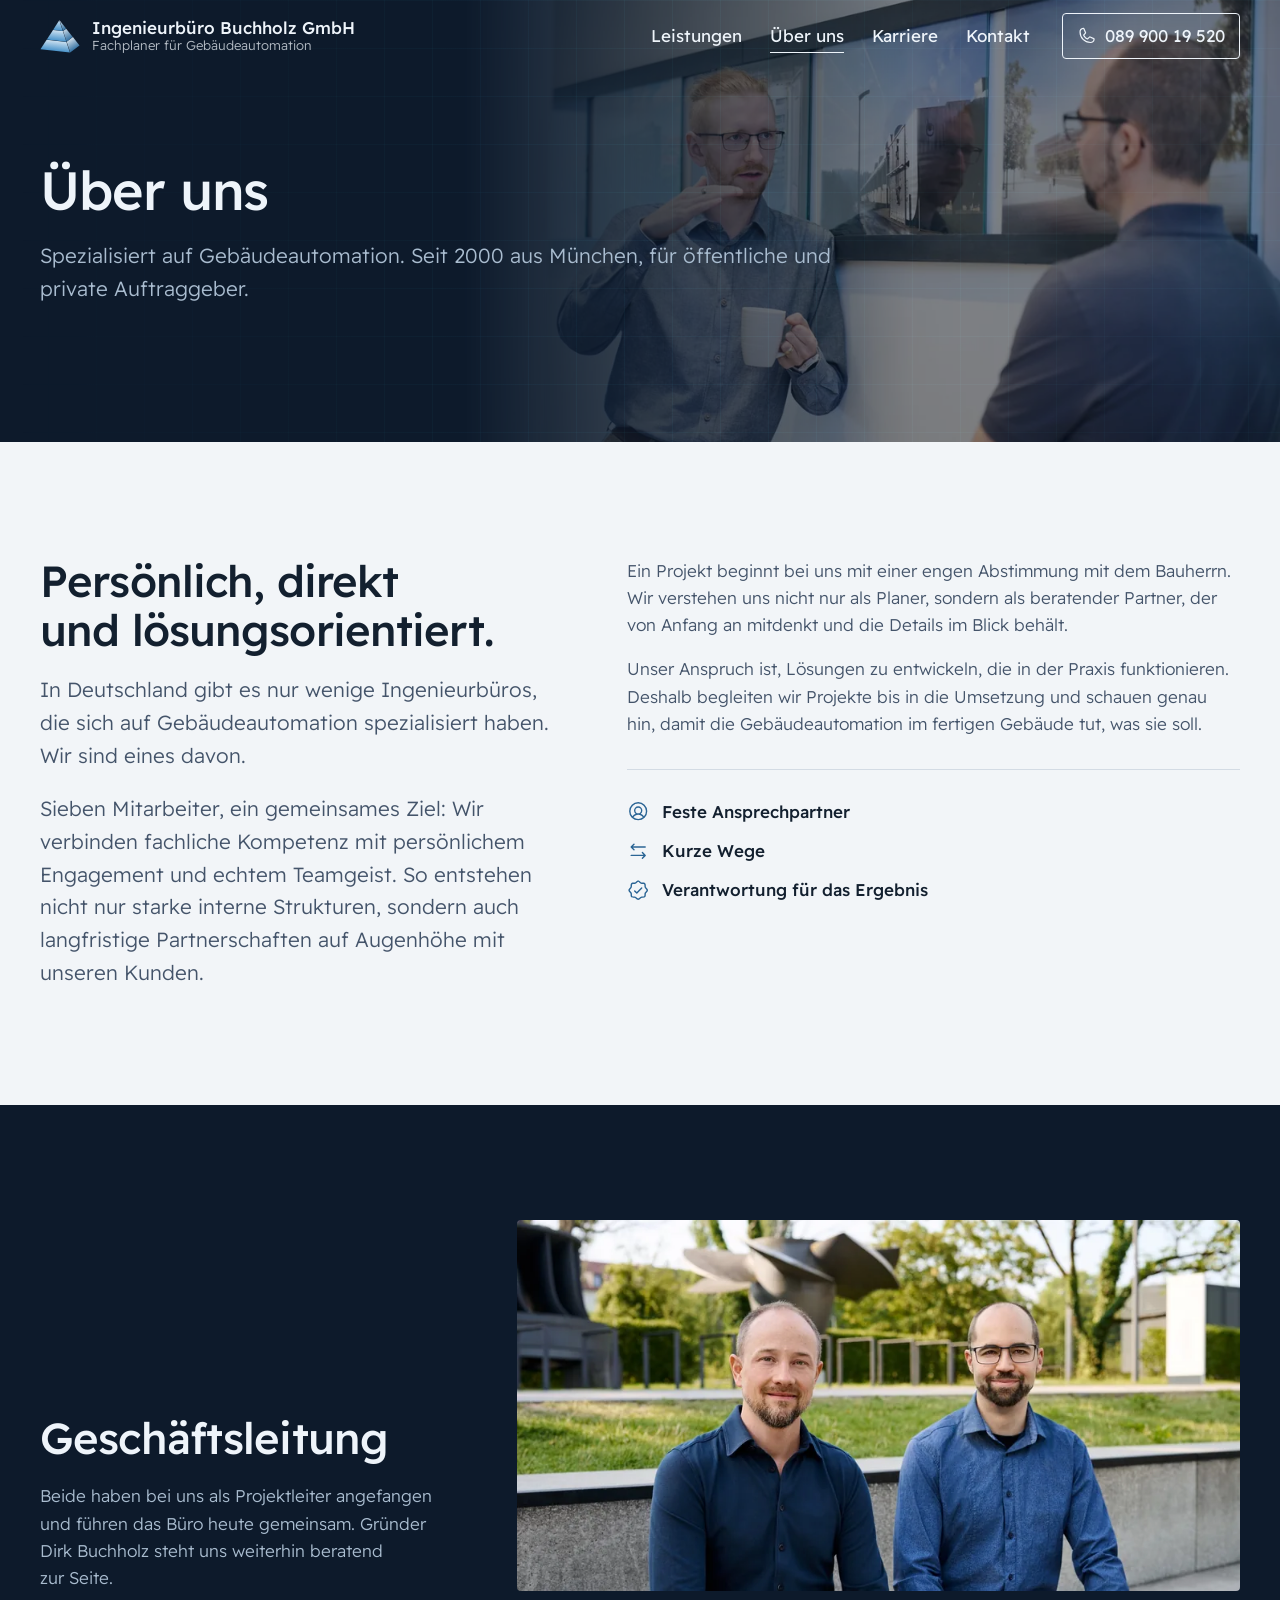
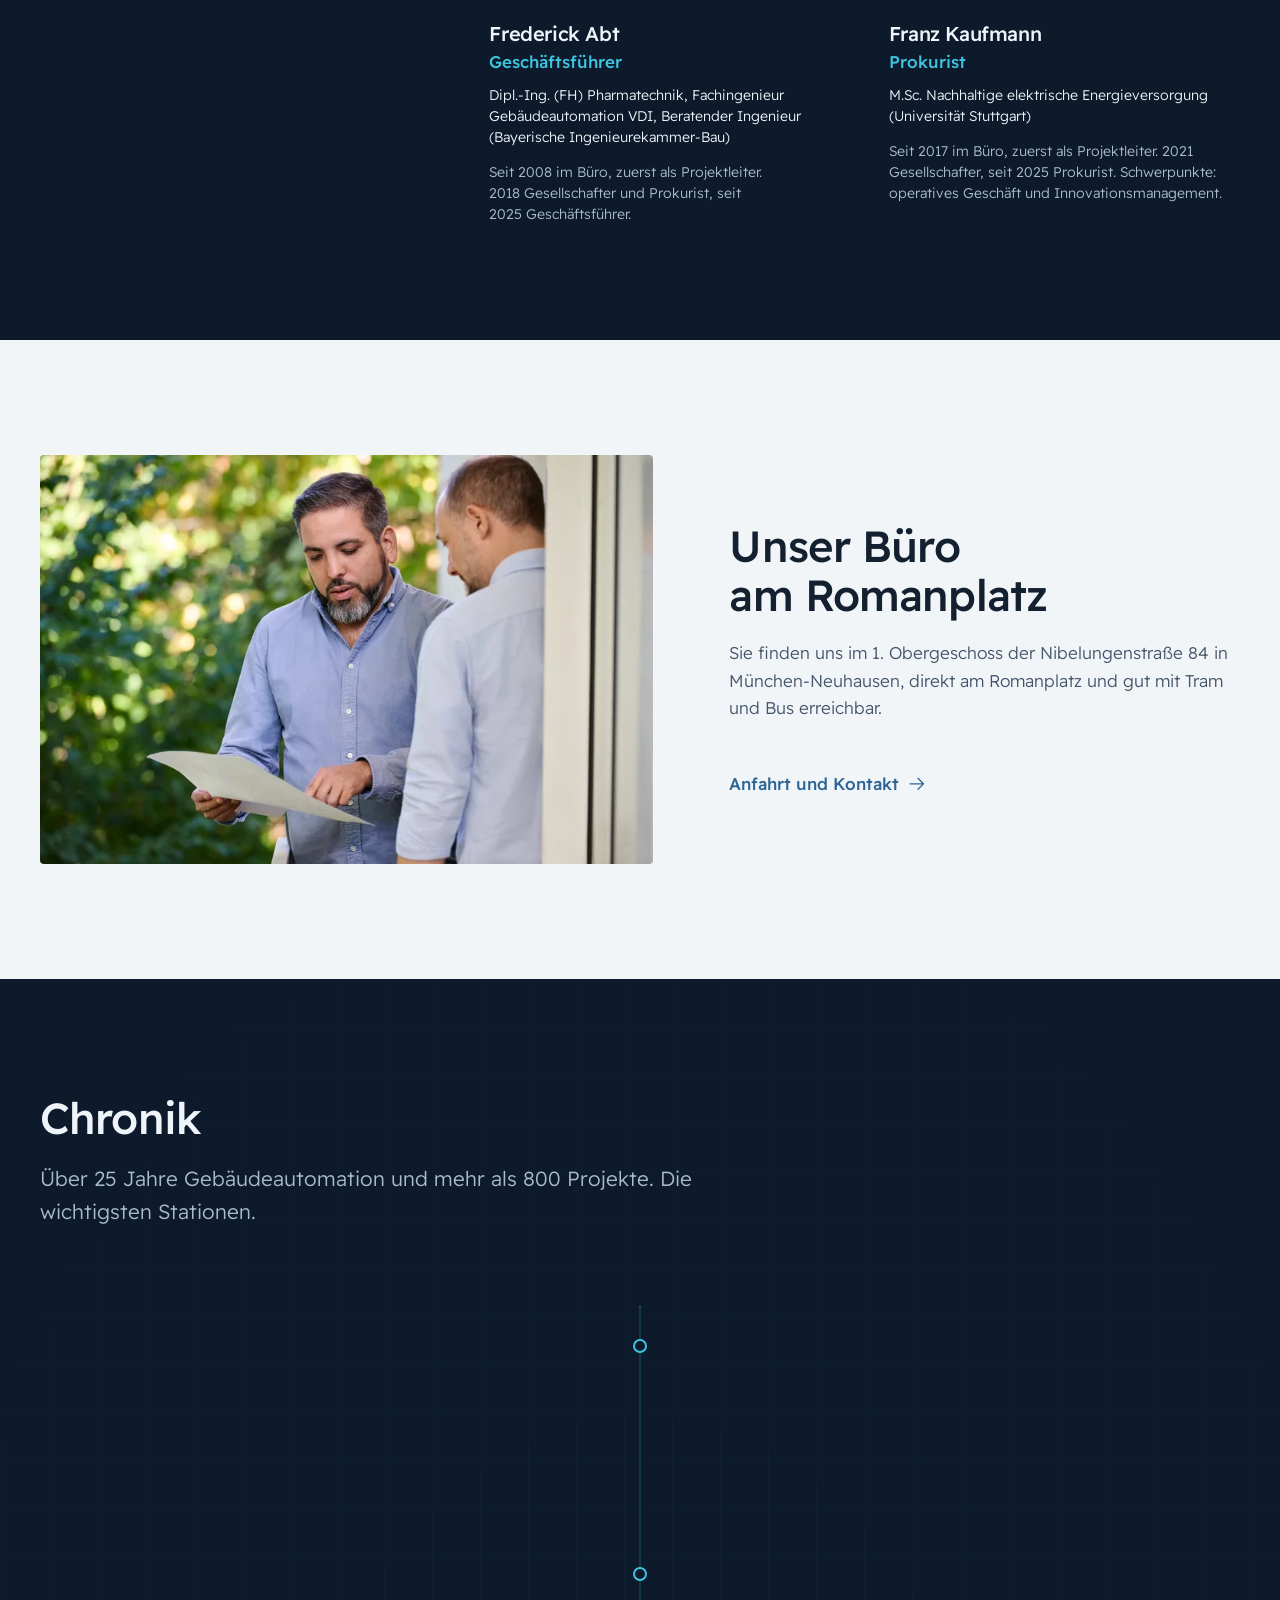
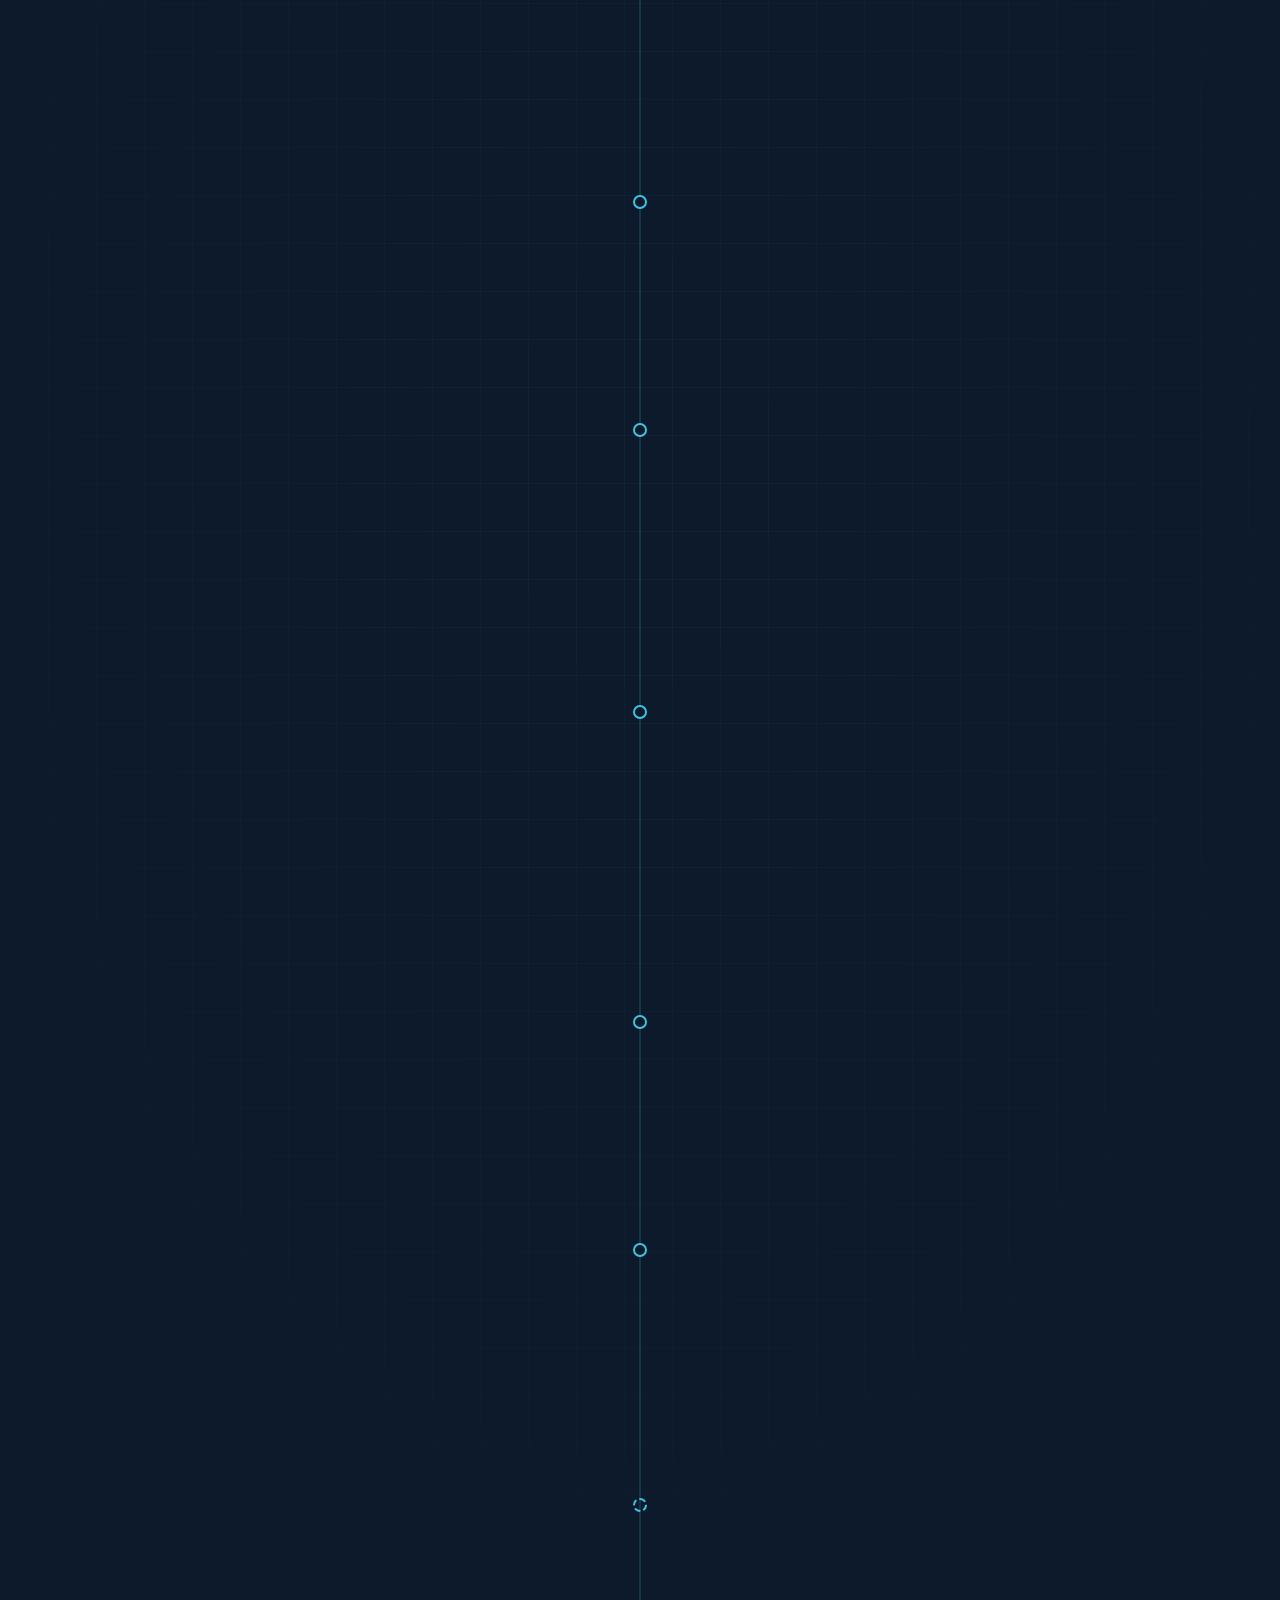
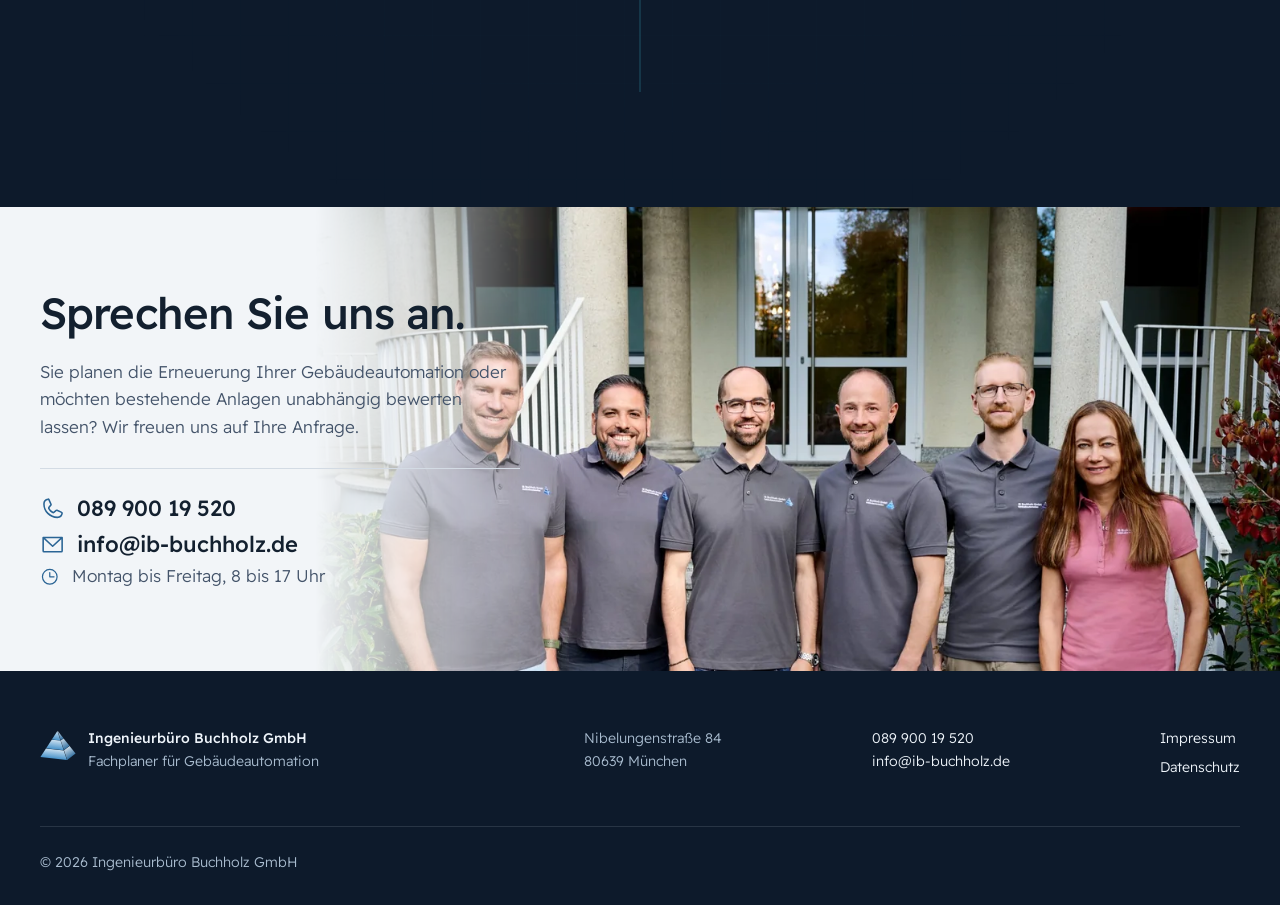
<file: ueber-uns/index.html>
<!doctype html>
<html lang="de">
<head>
	<meta charset="utf-8">
	<meta name="viewport" content="width=device-width, initial-scale=1">
	<title>Über uns: Spezialisten für Gebäudeautomation seit 2000 | Buchholz GmbH</title>
	<meta name="description" content="Ingenieurbüro Buchholz GmbH in München: seit 2000 spezialisiert auf Gebäudeautomation. Geschäftsleitung, Chronik und Arbeitsweise.">
	<link rel="canonical" href="https://www.ib-buchholz.de/ueber-uns/">
	<meta name="author" content="Ingenieurbüro Buchholz GmbH">
	<meta name="theme-color" content="#0d1a2b">

	<meta property="og:type" content="website">
	<meta property="og:locale" content="de_DE">
	<meta property="og:site_name" content="Ingenieurbüro Buchholz GmbH">
	<meta property="og:title" content="Über uns: Spezialisten für Gebäudeautomation seit 2000 | Buchholz GmbH">
	<meta property="og:description" content="Ingenieurbüro Buchholz GmbH in München: seit 2000 spezialisiert auf Gebäudeautomation. Geschäftsleitung, Chronik und Arbeitsweise.">
	<meta property="og:url" content="https://www.ib-buchholz.de/ueber-uns/">
	<meta property="og:image" content="https://www.ib-buchholz.de/assets/images/hero-gebaeude-1600x900.webp">

	<link rel="icon" href="../favicon.ico" sizes="48x48">
	<link rel="icon" href="../favicon.svg" type="image/svg+xml">
	<link rel="apple-touch-icon" href="../apple-touch-icon.png">
	<link rel="manifest" href="../site.webmanifest">

	<link rel="preload" href="../assets/fonts/readex-pro-latin.woff2" as="font" type="font/woff2" crossorigin>
	<link rel="stylesheet" href="../assets/styles/main.css?v=20261028d">
	<script src="../assets/scripts/main.js?v=20261028d" defer></script>
</head>
<body>
	<a class="skip-link" href="#inhalt">Zum Inhalt springen</a>

	<header class="site-header" data-header>
		<div class="site-header__inner">
			<a class="brand" href="../" aria-label="Ingenieurbüro Buchholz GmbH, zur Startseite">
				<img class="brand__logo" src="../assets/images/logo.svg" alt="" width="40" height="40">
				<span class="brand__text">
					<span class="brand__name">Ingenieurbüro Buchholz GmbH</span>
					<span class="brand__claim">Fachplaner für Gebäudeautomation</span>
				</span>
			</a>

			<button class="nav-toggle" type="button" aria-expanded="false" aria-controls="hauptnavigation" data-nav-toggle>
				<svg class="icon nav-toggle__open" aria-hidden="true"><use href="../assets/images/icons.svg?v=20261021a#i-list"></use></svg>
				<svg class="icon nav-toggle__close" aria-hidden="true"><use href="../assets/images/icons.svg?v=20261021a#i-x"></use></svg>
				<span class="visually-hidden">Menü</span>
			</button>

			<nav class="site-nav" id="hauptnavigation" aria-label="Hauptnavigation">
				<ul class="site-nav__list">
					<li><a href="../leistungen/">Leistungen</a></li>
					<li><a href="../ueber-uns/" aria-current="page">Über uns</a></li>
					<li><a href="../karriere/">Karriere</a></li>
					<li><a href="../kontakt/">Kontakt</a></li>
				</ul>
				<a class="site-nav__phone" href="tel:+498990019520">
					<svg class="icon" aria-hidden="true"><use href="../assets/images/icons.svg?v=20261021a#i-phone"></use></svg>
					089 900 19 520
				</a>
			</nav>
		</div>
	</header>

	<main id="inhalt">
		<section class="page-hero page-hero--photo" aria-labelledby="seiten-titel">
			<img class="page-hero__photo" src="../assets/images/gespraech-bilderwand-1600x1067.webp" srcset="../assets/images/gespraech-bilderwand-960x640.webp 960w, ../assets/images/gespraech-bilderwand-1600x1067.webp 1600w" sizes="(min-width: 64rem) 60vw, 100vw" width="1600" height="1067" alt="">
			<div class="container">
				<h1 class="page-hero__title" id="seiten-titel">Über uns</h1>
				<p class="page-hero__lead">Spezialisiert auf Gebäudeautomation. Seit 2000 aus München, für öffentliche und private Auftraggeber.</p>
			</div>
		</section>

		<section class="about" aria-labelledby="arbeitsweise-titel">
			<div class="container about__grid">
				<div>
					<h2 class="section-title" id="arbeitsweise-titel">Persönlich, direkt und lösungsorientiert.</h2>
					<p class="section-lead">In Deutschland gibt es nur wenige Ingenieurbüros, die sich auf Gebäudeautomation spezialisiert haben. Wir sind eines davon.</p>
					<p class="about__team">Sieben Mitarbeiter, ein gemeinsames Ziel: Wir verbinden fachliche Kompetenz mit persönlichem Engagement und echtem Teamgeist. So entstehen nicht nur starke interne Strukturen, sondern auch langfristige Partnerschaften auf Augenhöhe mit unseren Kunden.</p>
				</div>
				<div class="about__text">
					<p>Ein Projekt beginnt bei uns mit einer engen Abstimmung mit dem Bauherrn. Wir verstehen uns nicht nur als Planer, sondern als beratender Partner, der von Anfang an mitdenkt und die Details im Blick behält.</p>
					<p>Unser Anspruch ist, Lösungen zu entwickeln, die in der Praxis funktionieren. Deshalb begleiten wir Projekte bis in die Umsetzung und schauen genau hin, damit die Gebäudeautomation im fertigen Gebäude tut, was sie soll.</p>
					<ul class="about__points">
						<li><svg class="icon" aria-hidden="true"><use href="../assets/images/icons.svg?v=20261021a#i-user-circle"></use></svg>Feste Ansprechpartner</li>
						<li><svg class="icon" aria-hidden="true"><use href="../assets/images/icons.svg?v=20261021a#i-arrows-left-right"></use></svg>Kurze Wege</li>
						<li><svg class="icon" aria-hidden="true"><use href="../assets/images/icons.svg?v=20261021a#i-seal-check"></use></svg>Verantwortung für das Ergebnis</li>
					</ul>
				</div>
			</div>
		</section>

		<section class="career" aria-labelledby="leitung-titel">
			<div class="container">
				<div class="lead-grid">
					<div>
						<h2 class="section-title" id="leitung-titel">Geschäftsleitung</h2>
						<p class="career__intro">Beide haben bei uns als Projektleiter angefangen und führen das Büro heute gemeinsam. Gründer Dirk Buchholz steht uns weiterhin beratend zur Seite.</p>
					</div>
					<img class="lead-grid__photo" src="../assets/images/geschaeftsleitung-1600x820.webp" srcset="../assets/images/geschaeftsleitung-900x462.webp 900w, ../assets/images/geschaeftsleitung-1600x820.webp 1600w, ../assets/images/geschaeftsleitung-2400x1231.webp 2400w" sizes="(min-width: 64rem) 46rem, 100vw" width="1600" height="820" loading="lazy" alt="Frederick Abt (links) und Franz Kaufmann">
				</div>
				<div class="bios">
					<article class="bio">
						<h3>Frederick Abt</h3>
						<p class="person__role">Geschäftsführer</p>
						<p class="person__quals">Dipl.-Ing. (FH) Pharmatechnik, Fachingenieur Gebäudeautomation VDI, Beratender Ingenieur (Bayerische Ingenieurekammer-Bau)</p>
						<p>Seit 2008 im Büro, zuerst als Projektleiter. 2018 Gesellschafter und Prokurist, seit 2025 Geschäftsführer.</p>
					</article>
					<article class="bio">
						<h3>Franz Kaufmann</h3>
						<p class="person__role">Prokurist</p>
						<p class="person__quals">M.Sc. Nachhaltige elektrische Energieversorgung (Universität Stuttgart)</p>
						<p>Seit 2017 im Büro, zuerst als Projektleiter. 2021 Gesellschafter, seit 2025 Prokurist. Schwerpunkte: operatives Geschäft und Innovationsmanagement.</p>
					</article>
				</div>
			</div>
		</section>

		<section class="office" aria-labelledby="buero-titel">
			<div class="container office__grid">
				<img class="office__photo" src="../assets/images/planbesprechung-garten-1400x934.webp" srcset="../assets/images/planbesprechung-garten-800x534.webp 800w, ../assets/images/planbesprechung-garten-1400x934.webp 1400w" sizes="(min-width: 64rem) 40rem, 100vw" width="1400" height="934" loading="lazy" alt="Zwei Kollegen besprechen einen Plan im Garten des Büros">
				<div>
					<h2 class="section-title" id="buero-titel">Unser Büro am Romanplatz</h2>
					<p>Sie finden uns im 1. Obergeschoss der Nibelungenstraße 84 in München-Neuhausen, direkt am Romanplatz und gut mit Tram und Bus erreichbar.</p>
					<a class="text-link" href="../kontakt/">Anfahrt und Kontakt <svg class="icon" aria-hidden="true"><use href="../assets/images/icons.svg?v=20261021a#i-arrow-right"></use></svg></a>
				</div>
			</div>
		</section>

		<section class="history" aria-labelledby="chronik-titel">
			<div class="container">
				<div class="history__head">
					<h2 class="section-title" id="chronik-titel">Chronik</h2>
					<p class="section-lead">Über 25 Jahre Gebäudeautomation und mehr als 800 Projekte. Die wichtigsten Stationen.</p>
				</div>
				<div class="bus">
					<div class="bus__line" aria-hidden="true"><span class="bus__track"><span class="bus__packet"></span></span></div>
					<ol class="bus__list">
						<li class="node">
							<span class="node__dot" aria-hidden="true"></span>
							<div class="node__card">
								<p class="node__year">2000</p>
								<h3>Gründung</h3>
								<p>Dirk Buchholz gründet das Ingenieurbüro Buchholz in Kirchheim bei München mit Fokus auf Gebäudeautomation.</p>
							</div>
						</li>
						<li class="node node--flip">
							<span class="node__dot" aria-hidden="true"></span>
							<div class="node__card">
								<p class="node__year">2007</p>
								<h3>Neuer Standort</h3>
								<p>Umzug des Büros an den Rotkreuzplatz, 80639 München, mitten im Herzen der bayerischen Metropole.</p>
							</div>
						</li>
						<li class="node">
							<span class="node__dot" aria-hidden="true"></span>
							<div class="node__card">
								<p class="node__year">2008</p>
								<h3>Vom Einzelunternehmer zum Team</h3>
								<p>Frederick Abt, Diplom-Ingenieur der Pharmatechnik, beginnt als Projektleiter im Büro.</p>
							</div>
						</li>
						<li class="node node--flip">
							<span class="node__dot" aria-hidden="true"></span>
							<div class="node__card">
								<p class="node__year">2009 bis 2016</p>
								<h3>Verstärkung im Team</h3>
								<p>Verstärkung unseres Teams um drei weitere wertvolle Mitarbeiter und Umzug in ein größeres Büro am Leonrodplatz, 80634 München: ein bedeutender Schritt in eine erfolgreiche Zukunft.</p>
							</div>
						</li>
						<li class="node">
							<span class="node__dot" aria-hidden="true"></span>
							<div class="node__card">
								<p class="node__year">2017</p>
								<h3>Neue Wege, gemeinsame Zukunft</h3>
								<p>Umzug in unser Büro am Romanplatz und Einstieg von Franz Kaufmann, M.Sc. Nachhaltige elektrische Energieversorgung, als Projektleiter. Beide Entwicklungen stärkten unser Team und schufen eine wertvolle Grundlage für die Zukunft.</p>
							</div>
						</li>
						<li class="node node--flip">
							<span class="node__dot" aria-hidden="true"></span>
							<div class="node__card">
								<p class="node__year">2018</p>
								<h3>Gesellschafter und Prokura</h3>
								<p>Frederick Abt wird Gesellschafter und unterstützt als Prokurist die Geschäftsleitung.</p>
							</div>
						</li>
						<li class="node">
							<span class="node__dot" aria-hidden="true"></span>
							<div class="node__card">
								<p class="node__year">2025</p>
								<h3>Generationswechsel</h3>
								<p>Frederick Abt übernimmt die Geschäftsführung, Franz Kaufmann wird Prokurist. Gründer Dirk Buchholz bleibt beratend an Bord.</p>
							</div>
						</li>
						<li class="node node--next node--flip">
							<span class="node__dot" aria-hidden="true"></span>
							<div class="node__card">
								<p class="node__year">Als Nächstes</p>
								<h3>Ihr Einstieg bei uns?</h3>
								<p>Wir wachsen weiter und suchen Verstärkung für die Gebäudeautomation.</p>
								<a class="text-link" href="../karriere/">Zur Karriereseite <svg class="icon" aria-hidden="true"><use href="../assets/images/icons.svg?v=20261021a#i-arrow-right"></use></svg></a>
							</div>
						</li>
					</ol>
				</div>
			</div>
		</section>


		<section class="team-cta" aria-labelledby="kontakt-titel">
			<div class="container team-cta__grid">

				<div class="team-cta__text">
					<h2 class="section-title" id="kontakt-titel">Sprechen Sie uns an.</h2>
					<p>Sie planen die Erneuerung Ihrer Gebäudeautomation oder möchten bestehende Anlagen unabhängig bewerten lassen? Wir freuen uns auf Ihre Anfrage.</p>
					<div class="team-cta__lines">
						<a class="contact__line contact__line--big" href="tel:+498990019520"><svg class="icon" aria-hidden="true"><use href="../assets/images/icons.svg?v=20261021a#i-phone"></use></svg>089 900 19 520</a>
						<a class="contact__line contact__line--big" href="mailto:info@ib-buchholz.de"><svg class="icon" aria-hidden="true"><use href="../assets/images/icons.svg?v=20261021a#i-envelope-simple"></use></svg>info@ib-buchholz.de</a>
						<p class="contact__line"><svg class="icon" aria-hidden="true"><use href="../assets/images/icons.svg?v=20261021a#i-clock"></use></svg>Montag bis Freitag, 8 bis 17 Uhr</p>
					</div>
				</div>
				<figure class="team-cta__photo">
					<img src="../assets/images/team-gesamt-1200x577.webp" srcset="../assets/images/team-gesamt-1200x577.webp 1200w, ../assets/images/team-gesamt-1998x960.webp 1998w" sizes="(min-width: 64rem) 44rem, 100vw" width="1200" height="577" loading="lazy" alt="Das Team des Ingenieurbüros Buchholz vor dem Bürogebäude">
				</figure>
			</div>
		</section>

	</main>

	<footer class="site-footer">
		<div class="container site-footer__grid">
			<div class="site-footer__brand">
				<img src="../assets/images/logo.svg" alt="" width="36" height="36">
				<p><strong>Ingenieurbüro Buchholz GmbH</strong><br>Fachplaner für Gebäudeautomation</p>
			</div>
			<p>Nibelungenstraße 84<br>80639 München</p>
			<p><a href="tel:+498990019520">089 900 19 520</a><br><a href="mailto:info@ib-buchholz.de">info@ib-buchholz.de</a></p>
			<nav aria-label="Rechtliches">
				<ul class="site-footer__links">
					<li><a href="../impressum/">Impressum</a></li>
					<li><a href="../datenschutz/">Datenschutz</a></li>
				</ul>
			</nav>
		</div>
		<div class="container">
			<p class="site-footer__copy">© 2026 Ingenieurbüro Buchholz GmbH</p>
		</div>
	</footer>
</body>
</html>
</file>
<file: assets/styles/main.css>
@font-face {
	font-family: "Readex Pro";
	src: url("../fonts/readex-pro-latin.woff2") format("woff2-variations");
	font-weight: 160 700;
	font-style: normal;
	font-display: swap;
	unicode-range: U+0000-00FF, U+0131, U+0152-0153, U+02BB-02BC, U+02C6, U+02DA, U+02DC, U+0304, U+0308, U+0329, U+2000-206F, U+20AC, U+2122, U+2191, U+2193, U+2212, U+2215, U+FEFF, U+FFFD;
}

@font-face {
	font-family: "Readex Pro";
	src: url("../fonts/readex-pro-latin-ext.woff2") format("woff2-variations");
	font-weight: 160 700;
	font-style: normal;
	font-display: swap;
	unicode-range: U+0100-02BA, U+02BD-02C5, U+02C7-02CC, U+02CE-02D7, U+02DD-02FF, U+0304, U+0308, U+0329, U+1D00-1DBF, U+1E00-1E9F, U+1EF2-1EFF, U+2020, U+20A0-20AB, U+20AD-20C0, U+2113, U+2C60-2C7F, U+A720-A7FF;
}

:root {
	--night: #0d1a2b;
	--night-2: #14263d;
	--ink: #13202f;
	--ink-2: #44546a;
	--ground: #f2f5f8;
	--panel: #fbfcfd;
	--line: #d3dbe4;
	--line-strong: #b5c2d0;
	--brand: #2b6595;
	--brand-strong: #1c4a72;
	--brand-soft: #e3edf6;
	--signal: #3fc4e0;
	--on-night: #eef4fa;
	--on-night-2: #a9bccf;

	--radius: 4px;
	--container: 76rem;
	--gutter: clamp(1rem, 4vw, 2.5rem);
	--section: clamp(4.5rem, 9vw, 8rem);
	--ease-out: cubic-bezier(0.16, 1, 0.3, 1);

	--fs-small: 0.875rem;
	--fs-body: 1.0625rem;
	--fs-lead: clamp(1.125rem, 1.6vw, 1.3125rem);
	--fs-h3: clamp(1.25rem, 2vw, 1.5rem);
	--fs-h2: clamp(1.75rem, 3.4vw, 2.75rem);
	--fs-h1: clamp(2.25rem, 4.2vw, 3.75rem);

	color-scheme: light;
}

*,
*::before,
*::after {
	box-sizing: border-box;
}

html {
	-webkit-text-size-adjust: 100%;
	scroll-padding-top: 5rem;
	scrollbar-color: var(--line-strong) var(--ground);
}

body {
	margin: 0;
	background: var(--ground);
	color: var(--ink);
	font-family: "Readex Pro", system-ui, sans-serif;
	font-size: var(--fs-body);
	font-weight: 300;
	line-height: 1.6;
	font-feature-settings: "tnum" 0;
	-webkit-font-smoothing: antialiased;
	text-rendering: optimizeLegibility;
}

::selection {
	background: var(--brand);
	color: #fff;
}

img {
	display: block;
	max-width: 100%;
	height: auto;
}

h1,
h2,
h3 {
	margin: 0;
	font-weight: 500;
	line-height: 1.12;
	letter-spacing: -0.02em;
	text-wrap: balance;
}

p {
	margin: 0 0 1em;
	text-wrap: pretty;
}

p:last-child {
	margin-bottom: 0;
}

ul,
ol {
	margin: 0;
	padding: 0;
	list-style: none;
}

a {
	color: var(--brand);
	text-underline-offset: 0.2em;
	text-decoration-thickness: 1px;
}

a:hover {
	color: var(--brand-strong);
}

:focus-visible {
	outline: 2px solid var(--signal);
	outline-offset: 3px;
	border-radius: 2px;
}

address {
	font-style: normal;
}

.icon {
	width: 1.15em;
	height: 1.15em;
	flex: none;
	fill: currentColor;
}

.visually-hidden {
	position: absolute;
	width: 1px;
	height: 1px;
	overflow: hidden;
	clip: rect(0 0 0 0);
	white-space: nowrap;
}

.skip-link {
	position: absolute;
	left: 1rem;
	top: -4rem;
	z-index: 30;
	padding: 0.6rem 1rem;
	background: var(--panel);
	color: var(--ink);
	border-radius: var(--radius);
}

.skip-link:focus {
	top: 1rem;
}

.container {
	width: 100%;
	max-width: calc(var(--container) + 2 * var(--gutter));
	margin-inline: auto;
	padding-inline: var(--gutter);
}

.section-title {
	font-size: var(--fs-h2);
	margin-bottom: 1.25rem;
	max-width: 22ch;
}

.section-lead {
	font-size: var(--fs-lead);
	color: var(--ink-2);
	max-width: 60ch;
}

/* Buttons */

.button {
	display: inline-flex;
	align-items: center;
	gap: 0.6rem;
	min-height: 3rem;
	padding: 0.75rem 1.4rem;
	border: 1px solid transparent;
	border-radius: var(--radius);
	font: inherit;
	font-weight: 500;
	text-decoration: none;
	white-space: nowrap;
	transition: background-color 0.2s var(--ease-out), border-color 0.2s var(--ease-out), transform 0.2s var(--ease-out);
}

.button:active {
	transform: translateY(1px);
}

.button .icon {
	transition: transform 0.25s var(--ease-out);
}

.button:hover .icon {
	transform: translateX(3px);
}

.button--primary {
	background: var(--brand);
	color: #fff;
}

.button--primary:hover {
	background: var(--brand-strong);
	color: #fff;
}

.button--ghost {
	border-color: rgb(238 244 250 / 0.45);
	color: var(--on-night);
	background: rgb(13 26 43 / 0.35);
}

.button--ghost:hover {
	border-color: var(--on-night);
	color: #fff;
	background: rgb(13 26 43 / 0.6);
}

.text-link {
	display: inline-flex;
	align-items: center;
	gap: 0.5rem;
	margin-top: 2rem;
	font-weight: 500;
	text-decoration: none;
}

.text-link:hover {
	text-decoration: underline;
}

/* Header */

.site-header {
	position: fixed;
	inset: 0 0 auto;
	z-index: 20;
	color: var(--on-night);
	transition: background-color 0.3s var(--ease-out), box-shadow 0.3s var(--ease-out), color 0.3s var(--ease-out);
}

.site-header.is-stuck {
	background: var(--night);
	box-shadow: 0 1px 0 rgb(238 244 250 / 0.08);
}

.site-header.is-scrolled {
	background: var(--panel);
	color: var(--ink);
	box-shadow: 0 1px 0 var(--line), 0 6px 20px -12px rgb(19 32 47 / 0.25);
}

.site-header__inner {
	display: flex;
	align-items: center;
	justify-content: space-between;
	gap: 1.5rem;
	max-width: calc(var(--container) + 2 * var(--gutter));
	height: 4.5rem;
	margin-inline: auto;
	padding-inline: var(--gutter);
}

.brand {
	display: flex;
	align-items: center;
	gap: 0.75rem;
	color: inherit;
	text-decoration: none;
}

.brand:hover {
	color: inherit;
}

.brand__logo {
	width: 2.5rem;
	height: 2.5rem;
}

.brand__text {
	display: flex;
	flex-direction: column;
	line-height: 1.2;
}

.brand__name {
	font-weight: 500;
	font-size: 1.0625rem;
}

.brand__claim {
	font-size: 0.8125rem;
	opacity: 0.75;
}

.site-nav {
	display: flex;
	align-items: center;
	gap: 2rem;
}

.site-nav__list {
	display: flex;
	gap: 1.75rem;
}

.site-nav__list a,
.site-nav__phone {
	color: inherit;
	text-decoration: none;
	font-weight: 400;
}

.site-nav__list a {
	position: relative;
	padding-block: 0.4rem;
}

.site-nav__list a::after {
	content: "";
	position: absolute;
	left: 0;
	right: 0;
	bottom: 0;
	height: 1px;
	background: currentColor;
	transform: scaleX(0);
	transform-origin: left;
	transition: transform 0.3s var(--ease-out);
}

.site-nav__list a:hover::after,
.site-nav__list a[aria-current="page"]::after {
	transform: scaleX(1);
}

.site-nav__phone {
	display: inline-flex;
	align-items: center;
	gap: 0.5rem;
	padding: 0.5rem 0.9rem;
	border: 1px solid currentColor;
	border-radius: var(--radius);
	font-variant-numeric: tabular-nums;
	white-space: nowrap;
}

.site-nav__list a:hover {
	color: inherit;
}

.site-nav__phone {
	transition: background-color 0.2s var(--ease-out), color 0.2s var(--ease-out), border-color 0.2s var(--ease-out);
}

.site-nav__phone:hover {
	background: var(--on-night);
	border-color: var(--on-night);
	color: var(--night);
}

.site-header.is-scrolled .site-nav__phone:hover,
.site-header.has-open-nav .site-nav__phone:hover {
	background: var(--brand);
	border-color: var(--brand);
	color: #fff;
}

.site-header.is-scrolled .site-nav__phone {
	border-color: var(--line-strong);
}

.nav-toggle {
	display: none;
}

/* Hero */

.hero {
	position: relative;
	isolation: isolate;
	display: flex;
	align-items: center;
	min-height: min(100dvh, 56rem);
	padding: 7rem var(--gutter) 9rem;
	background: var(--night);
	color: var(--on-night);
	overflow: hidden;
}

.hero__visual {
	position: absolute;
	inset: 0 -4vw 0 auto;
	z-index: -1;
	height: 100%;
	aspect-ratio: 16 / 9;
	max-width: none;
}

.hero__visual img {
	width: 100%;
	height: 100%;
	object-fit: cover;
}

.hero__visual::after {
	content: "";
	position: absolute;
	inset: 0;
	background:
		linear-gradient(90deg, var(--night) 0%, rgb(13 26 43 / 0.85) 22%, rgb(13 26 43 / 0.15) 50%, rgb(13 26 43 / 0) 70%),
		linear-gradient(0deg, var(--night) 0%, rgb(13 26 43 / 0) 22%);
	pointer-events: none;
}

.hero__content {
	position: relative;
	width: 100%;
	max-width: var(--container);
	margin-inline: auto;
}

.hero__title {
	max-width: 12em;
	font-size: var(--fs-h1);
	font-weight: 500;
	line-height: 1.05;
	letter-spacing: -0.025em;
}

.hero__title span {
	display: block;
	color: var(--on-night-2);
	font-weight: 300;
}

.hero__lead {
	max-width: 34rem;
	margin-top: 1.75rem;
	font-size: var(--fs-lead);
	color: var(--on-night-2);
}

.hero__actions {
	display: flex;
	flex-wrap: wrap;
	gap: 0.75rem;
	margin-top: 2.25rem;
}

/* Datenpunkte im Gebäudeschnitt */

.datapoints {
	position: absolute;
	inset: 0;
	z-index: 1;
}

.datapoint {
	position: absolute;
	left: var(--x);
	top: var(--y);
	display: flex;
	align-items: center;
	gap: 0.45rem;
	padding: 0.3rem 0.6rem 0.3rem 0.35rem;
	transform: translate(1.4rem, -50%);
	background: rgb(13 26 43 / 0.78);
	border: 1px solid rgb(63 196 224 / 0.55);
	border-radius: var(--radius);
	color: var(--on-night);
	font-size: 0.8125rem;
	line-height: 1.2;
	white-space: nowrap;
	backdrop-filter: blur(6px);
}

.datapoint::before {
	content: "";
	position: absolute;
	right: 100%;
	top: 50%;
	width: 1.4rem;
	height: 1px;
	background: var(--signal);
}

.datapoint::after {
	content: "";
	position: absolute;
	right: calc(100% + 1.4rem - 4px);
	top: calc(50% - 4px);
	width: 8px;
	height: 8px;
	border-radius: 50%;
	background: var(--signal);
	box-shadow: 0 0 0 4px rgb(63 196 224 / 0.22);
}

.datapoint--flip {
	transform: translate(calc(-100% - 1.4rem), -50%);
}

.datapoint--flip::before {
	right: auto;
	left: 100%;
}

.datapoint--flip::after {
	right: auto;
	left: calc(100% + 1.4rem - 4px);
}

/* Kennzahlen */

.facts {
	position: relative;
	z-index: 2;
	max-width: calc(var(--container) + 2 * var(--gutter));
	margin: -4.5rem auto 0;
	padding-inline: var(--gutter);
}

.facts__list {
	display: grid;
	grid-template-columns: repeat(4, 1fr);
	margin: 0;
	background: var(--panel);
	border: 1px solid var(--line);
	border-radius: var(--radius);
	box-shadow: 0 2px 4px rgb(13 26 43 / 0.06), 0 8px 12px -6px rgb(13 26 43 / 0.16);
}

.facts__item {
	padding: 1.5rem 1.75rem;
}

.facts__item + .facts__item {
	border-left: 1px solid var(--line);
}

.facts dt {
	font-size: clamp(1.375rem, 2.2vw, 1.75rem);
	font-weight: 500;
	font-variant-numeric: tabular-nums;
	letter-spacing: -0.01em;
	color: var(--brand-strong);
}

.facts dd {
	margin: 0.25rem 0 0;
	font-size: var(--fs-small);
	color: var(--ink-2);
	line-height: 1.4;
}

/* Intro */

.intro {
	padding-bottom: var(--section);
}

.intro__band {
	position: relative;
	isolation: isolate;
	display: flex;
	align-items: flex-end;
	min-height: clamp(26rem, 48vw, 44rem);
	margin-top: clamp(3rem, 6vw, 5rem);
	padding-block: clamp(2rem, 4vw, 3.5rem);
	color: var(--on-night);
}

.intro__photo {
	position: absolute;
	inset: 0;
	z-index: -2;
	width: 100%;
	height: 100%;
	object-fit: cover;
	object-position: center 38%;
}

.intro__band::after {
	content: "";
	position: absolute;
	inset: 0;
	z-index: -1;
	background: linear-gradient(0deg, rgb(13 26 43 / 0.85) 0%, rgb(13 26 43 / 0.45) 26%, rgb(13 26 43 / 0) 50%);
}

.intro__title {
	font-size: var(--fs-h2);
	max-width: 18ch;
}

.intro__lead {
	max-width: 46ch;
	margin-top: 0.9rem;
	font-size: var(--fs-lead);
	color: var(--on-night);
	font-weight: 400;
}

.intro__text {
	display: grid;
	grid-template-columns: repeat(3, minmax(0, 1fr));
	gap: clamp(1.5rem, 4vw, 3.5rem);
	margin-top: clamp(2rem, 4vw, 3rem);
	color: var(--ink-2);
}

.intro__text p {
	margin: 0;
}

/* Schwerpunkte */

.focus {
	padding-block: 0 var(--section);
}

.focus__lead {
	max-width: 68ch;
	margin-bottom: 2.5rem;
}

.focus__lead strong {
	display: block;
	margin-bottom: 0.35rem;
	color: var(--ink);
	font-weight: 500;
}

.tile__icon {
	width: 2.25rem;
	height: 2.25rem;
	padding: 0.45rem;
	margin-bottom: 1.1rem;
	border-radius: var(--radius);
	background: var(--brand-soft);
	fill: var(--brand);
}

.ga-feature {
	display: grid;
	grid-template-columns: minmax(0, 7fr) minmax(0, 5fr);
	overflow: hidden;
	border-radius: var(--radius);
	border: 1px solid var(--line);
	background: var(--panel);
}

.ga-feature__main {
	padding: clamp(1.75rem, 3.5vw, 2.75rem);
}

.ga-feature__main h3 {
	font-size: var(--fs-h3);
	margin-bottom: 0.6rem;
}

.ga-feature__main > p {
	max-width: 56ch;
	color: var(--ink-2);
}

.ga-feature__list {
	display: grid;
	grid-template-columns: 1fr 1fr;
	gap: 0.55rem 2rem;
	margin-top: 1.5rem;
}

.ga-feature__list li {
	position: relative;
	padding-left: 1.1rem;
	font-size: 0.9375rem;
	line-height: 1.4;
}

.ga-feature__list li::before {
	content: "";
	position: absolute;
	left: 0;
	top: 0.5em;
	width: 6px;
	height: 6px;
	border-radius: 1px;
	background: var(--brand);
}

.ga-feature .text-link {
	margin-top: 1.75rem;
}

.ga-feature__side {
	display: flex;
	flex-direction: column;
	justify-content: center;
	padding: clamp(1.75rem, 3.5vw, 2.75rem);
	background: var(--night);
	color: var(--on-night);
}

.ga-feature__side-title {
	font-weight: 500;
	margin-bottom: 1.1rem;
}

.ga-feature__side .checklist {
	gap: 0.85rem;
}

.ga-feature__side .checklist li {
	color: var(--on-night-2);
}

.ga-feature__side .checklist li::before {
	background: var(--signal);
}

.tiles {
	display: grid;
	grid-template-columns: repeat(4, minmax(0, 1fr));
	gap: 1.25rem;
	margin-top: 1.25rem;
}

.tiles--key {
	grid-template-columns: repeat(2, minmax(0, 1fr));
}

.tile {
	display: flex;
	flex-direction: column;
	padding: 1.5rem;
	border: 1px solid var(--line);
	border-radius: var(--radius);
	background: var(--panel);
	color: var(--ink);
	text-decoration: none;
	transition: border-color 0.2s var(--ease-out), transform 0.2s var(--ease-out);
}

.tile h3 {
	font-size: 1.0625rem;
	margin-bottom: 0.5rem;
}

.tile p {
	flex: 1;
	font-size: 0.9375rem;
	line-height: 1.5;
	color: var(--ink-2);
}

.tiles--key .tile {
	padding: clamp(1.5rem, 3vw, 2.25rem);
	background: var(--brand-soft);
	border-color: #c8d9ea;
}

.tiles--key .tile h3 {
	font-size: var(--fs-h3);
}

.tiles--key .tile p {
	font-size: var(--fs-body);
	color: #31475f;
}

.tiles--key .tile__icon {
	background: #fff;
}

.tiles--key .tile .tile__sub {
	flex: 0 0 auto;
	margin: -0.25rem 0 0.75rem;
	font-size: var(--fs-small);
	font-weight: 500;
	color: var(--brand-strong);
}

.tile__list {
	flex: 1;
	display: grid;
	align-content: start;
	gap: 0.3rem;
	margin-top: 0.15rem;
	font-size: 0.9375rem;
	line-height: 1.45;
	color: var(--ink-2);
}

.tile p + .tile__list {
	margin-top: 0.4rem;
}

.tile p:has(+ .tile__list) {
	flex: 0 0 auto;
	margin-bottom: 0;
}

.tile__list li {
	position: relative;
	padding-left: 0.9rem;
}

.tile__list li::before {
	content: "";
	position: absolute;
	left: 0;
	top: 0.6em;
	width: 5px;
	height: 5px;
	border-radius: 1px;
	background: var(--brand);
}

.tiles--key .tile__list {
	font-size: var(--fs-body);
	color: #31475f;
}

/* Schemata */

.schemes {
	display: grid;
	grid-template-columns: repeat(4, minmax(0, 1fr));
	gap: 1.25rem;
	margin-top: 1.25rem;
}

.scheme {
	display: flex;
	flex-direction: column;
	height: 100%;
	border: 1px solid var(--line);
	border-radius: var(--radius);
	background: var(--panel);
	color: var(--ink);
	text-decoration: none;
	overflow: hidden;
	cursor: zoom-in;
	transition: border-color 0.2s var(--ease-out);
}

.scheme img {
	width: 100%;
	aspect-ratio: 3 / 2;
	object-fit: contain;
	padding: 0.75rem;
	background: #fff;
	border-bottom: 1px solid var(--line);
	transition: transform 0.35s var(--ease-out);
}

.scheme span {
	padding: 0.8rem 1rem;
	font-size: var(--fs-small);
	font-weight: 500;
}

.scheme:hover {
	color: var(--brand);
	border-color: var(--brand);
}

.scheme:hover img {
	transform: scale(1.03);
}

.lightbox {
	width: min(96vw, 110rem);
	max-width: none;
	max-height: 94vh;
	padding: 0;
	border: 0;
	border-radius: var(--radius);
	background: #fff;
	color: var(--ink);
	overflow: hidden;
}

.lightbox::backdrop {
	background: rgb(13 26 43 / 0.82);
}

.lightbox__figure {
	display: grid;
	margin: 0;
}

.lightbox__img {
	width: 100%;
	max-height: calc(94vh - 3.25rem);
	object-fit: contain;
	background: #fff;
}

.lightbox__caption {
	padding: 0.9rem 1.25rem;
	border-top: 1px solid var(--line);
	font-size: var(--fs-small);
	font-weight: 500;
}

.lightbox__close {
	position: absolute;
	top: 0.75rem;
	right: 0.75rem;
	display: grid;
	place-items: center;
	width: 2.75rem;
	height: 2.75rem;
	border: 0;
	border-radius: var(--radius);
	background: var(--night);
	color: var(--on-night);
	cursor: pointer;
}

.lightbox__close:hover {
	background: var(--brand);
}

.thermo-tile {
	display: grid;
	grid-template-columns: minmax(0, 5fr) minmax(0, 7fr);
	gap: clamp(1.5rem, 4vw, 3.5rem);
	align-items: center;
	margin-top: 1.25rem;
	padding: clamp(1.5rem, 3vw, 2.25rem);
	border: 1px solid var(--line);
	border-radius: var(--radius);
	background: var(--panel);
}

.thermo-tile h3 {
	font-size: var(--fs-h3);
	margin-bottom: 0.6rem;
}

.thermo-tile p {
	color: var(--ink-2);
}

.thermo-tile .text-link {
	margin-top: 1.25rem;
}

.thermo-tile .thermo {
	margin: 0;
}

.focus__all {
	margin-top: 2.5rem;
}

.tags {
	display: flex;
	flex-wrap: wrap;
	gap: 0.5rem;
	margin-top: 1.5rem;
}

.tags li {
	padding: 0.35rem 0.75rem;
	border: 1px solid var(--line-strong);
	border-radius: var(--radius);
	font-size: var(--fs-small);
	color: var(--ink);
	background: #fff;
}

/* Bestand */

.existing {
	padding-block: var(--section);
	background: var(--night);
	color: var(--on-night);
}

.existing__grid {
	display: grid;
	grid-template-columns: minmax(0, 6fr) minmax(0, 5fr);
	gap: clamp(2rem, 6vw, 6rem);
	align-items: center;
}

.existing__text .section-title {
	max-width: 18ch;
	margin-bottom: 1.75rem;
}

.existing__text p {
	max-width: 58ch;
	color: var(--on-night-2);
}

.alarms {
	padding: clamp(1.5rem, 3vw, 2rem);
	border: 1px solid rgb(238 244 250 / 0.14);
	border-radius: var(--radius);
	background: var(--night-2);
}

.alarms__title {
	margin-bottom: 1rem;
	font-weight: 500;
	color: var(--on-night);
}

.alarms__list {
	display: grid;
	gap: 0.5rem;
}

.alarms__list li {
	display: flex;
	align-items: center;
	gap: 0.85rem;
	padding: 0.8rem 1rem;
	border-radius: var(--radius);
	background: rgb(13 26 43 / 0.6);
	border: 1px solid rgb(238 244 250 / 0.08);
	font-size: 0.9375rem;
	line-height: 1.4;
	color: var(--on-night);
}

.alarms__list .icon {
	width: 1.35rem;
	height: 1.35rem;
	fill: #f0b54a;
}

.checklist {
	display: grid;
	grid-template-columns: 1fr;
	gap: 0.6rem 1.5rem;
}

.checklist li {
	position: relative;
	padding-left: 1.6rem;
	font-size: 0.9375rem;
	line-height: 1.4;
}

.checklist li::before {
	content: "";
	position: absolute;
	left: 0;
	top: 0.2rem;
	width: 0.95rem;
	height: 0.95rem;
	background: var(--brand);
	-webkit-mask: url("data:image/svg+xml,%3Csvg xmlns='http://www.w3.org/2000/svg' viewBox='0 0 256 256'%3E%3Cpath d='M229.66,77.66l-128,128a8,8,0,0,1-11.32,0l-56-56a8,8,0,0,1,11.32-11.32L96,188.69,218.34,66.34a8,8,0,0,1,11.32,11.32Z'/%3E%3C/svg%3E") center / contain no-repeat;
	mask: url("data:image/svg+xml,%3Csvg xmlns='http://www.w3.org/2000/svg' viewBox='0 0 256 256'%3E%3Cpath d='M229.66,77.66l-128,128a8,8,0,0,1-11.32,0l-56-56a8,8,0,0,1,11.32-11.32L96,188.69,218.34,66.34a8,8,0,0,1,11.32,11.32Z'/%3E%3C/svg%3E") center / contain no-repeat;
}

.thermo {
	--pos: 50%;
	margin: 1.75rem 0 0;
}

.thermo__stage {
	position: relative;
	overflow: hidden;
	aspect-ratio: 4 / 3;
	border-radius: var(--radius);
	background: var(--night);
	touch-action: pan-y;
}

.thermo__stage img {
	position: absolute;
	inset: 0;
	width: 100%;
	height: 100%;
	object-fit: cover;
}

.thermo__ir {
	clip-path: inset(0 0 0 var(--pos));
}

.thermo__stage::after {
	content: "";
	position: absolute;
	top: 0;
	bottom: 0;
	left: var(--pos);
	width: 2px;
	margin-left: -1px;
	background: #fff;
	pointer-events: none;
}

.thermo__handle {
	position: absolute;
	top: 50%;
	left: var(--pos);
	z-index: 1;
	display: grid;
	place-items: center;
	width: 2.5rem;
	height: 2.5rem;
	transform: translate(-50%, -50%);
	border-radius: 50%;
	background: #fff;
	color: var(--brand-strong);
	box-shadow: 0 2px 6px rgb(13 26 43 / 0.3);
	pointer-events: none;
	transition: transform 0.2s var(--ease-out);
}

.thermo__range {
	position: absolute;
	inset: 0;
	z-index: 2;
	width: 100%;
	height: 100%;
	margin: 0;
	opacity: 0;
	cursor: ew-resize;
	-webkit-appearance: none;
	appearance: none;
}

.thermo__range:focus-visible + .thermo__handle,
.thermo__stage:has(.thermo__range:focus-visible) .thermo__handle {
	outline: 2px solid var(--signal);
	outline-offset: 3px;
}

.thermo__stage:has(.thermo__range:active) .thermo__handle {
	transform: translate(-50%, -50%) scale(1.08);
}

.thermo figcaption {
	margin-top: 0.6rem;
	font-size: var(--fs-small);
	color: var(--ink-2);
}

/* Ablauf */

.process {
	padding-block: var(--section);
}

.process__head {
	display: grid;
	grid-template-columns: minmax(0, 6fr) minmax(0, 5fr);
	gap: clamp(2rem, 5vw, 4.5rem);
	align-items: center;
}

.process__photo {
	width: 100%;
	height: auto;
	aspect-ratio: auto;
	border-radius: var(--radius);
}

.process__line {
	--node: 0.9rem;
	position: relative;
	display: grid;
	grid-template-columns: repeat(6, minmax(0, 1fr));
	gap: 1.5rem;
	margin-top: 3.5rem;
	counter-reset: step;
}

.process__line::before {
	content: "";
	position: absolute;
	left: 0;
	right: 0;
	top: calc(var(--node) / 2);
	height: 2px;
	background: linear-gradient(90deg, var(--brand) 0%, var(--signal) 100%);
	transform-origin: left;
}

.process__step {
	position: relative;
	padding-top: 2.25rem;
	counter-increment: step;
}

.process__step::before {
	content: "";
	position: absolute;
	left: 0;
	top: 0;
	width: var(--node);
	height: var(--node);
	border-radius: 50%;
	background: var(--ground);
	border: 2px solid var(--brand);
}

.process__step h3 {
	font-size: 1.125rem;
	margin-bottom: 0.5rem;
}

.process__step h3::before {
	content: counter(step) " ";
	color: var(--brand);
	font-variant-numeric: tabular-nums;
	font-weight: 400;
}

.process__step p {
	font-size: 0.9375rem;
	color: var(--ink-2);
	line-height: 1.5;
}

/* Auftraggeber */

.clients {
	padding-block: 0 var(--section);
}

.clients__grid {
	display: grid;
	grid-template-columns: minmax(0, 6fr) minmax(0, 5fr);
	gap: clamp(2rem, 6vw, 6rem);
	align-items: start;
	padding-top: var(--section);
	border-top: 1px solid var(--line);
}

.clients__grid p {
	max-width: 56ch;
	color: var(--ink-2);
}

.clients__grid > div:first-child {
	position: sticky;
	top: 7rem;
}

.clients__split {
	display: grid;
	grid-template-columns: 7fr 3fr;
	gap: 4px;
	margin-top: 2.25rem;
}

.clients__seg {
	display: grid;
	gap: 0.2rem;
	padding-top: 1.1rem;
	border-top: 10px solid var(--brand);
}

.clients__seg--private {
	border-top-color: var(--signal);
}

.clients__seg strong {
	font-size: clamp(1.75rem, 3vw, 2.25rem);
	font-weight: 500;
	line-height: 1.1;
	color: var(--brand-strong);
	font-variant-numeric: tabular-nums;
}

.clients__seg span {
	color: var(--ink-2);
	font-size: 0.9375rem;
}

.clients__sub {
	margin: -0.5rem 0 1.25rem;
	font-size: var(--fs-lead);
	font-weight: 500;
	color: var(--ink);
}

.clients__lead {
	margin-bottom: 1rem;
	font-weight: 400;
	color: var(--ink);
}

.clients__lists {
	display: grid;
	grid-template-columns: 1fr 1fr;
	column-gap: 1.75rem;
	align-items: start;
}

.clients__types {
	border-top: 1px solid var(--line);
}

.clients__types li {
	padding: 0.7rem 0;
	border-bottom: 1px solid var(--line);
	font-size: 0.9375rem;
	line-height: 1.4;
}

/* Karriere */

.career {
	padding-block: var(--section);
	background: var(--night);
	color: var(--on-night);
}

.career__intro {
	max-width: 62ch;
	color: var(--on-night-2);
}

.career__grid {
	display: grid;
	grid-template-columns: minmax(0, 7fr) minmax(0, 5fr);
	gap: clamp(2rem, 5vw, 4.5rem);
	align-items: start;
	margin-top: clamp(2rem, 4vw, 3rem);
}

.career__people {
	display: grid;
	grid-template-columns: 1fr 1fr;
	gap: 1.5rem;
}

.person img {
	width: 100%;
	aspect-ratio: 4 / 5;
	object-fit: cover;
	border-radius: var(--radius);
	margin-bottom: 1rem;
}

.person h3 {
	font-size: 1.25rem;
}

.person__role {
	margin: 0.15rem 0 0.6rem;
	color: var(--signal);
	font-weight: 500;
}

.person__quals {
	font-size: var(--fs-small);
	color: var(--on-night);
	line-height: 1.5;
}

.person p:last-child {
	font-size: var(--fs-small);
	color: var(--on-night-2);
	line-height: 1.5;
}

.career__box {
	padding: clamp(1.5rem, 3vw, 2rem);
	border: 1px solid rgb(238 244 250 / 0.14);
	border-radius: var(--radius);
	background: var(--night-2);
}

.career__box .career__open {
	margin-bottom: 1.25rem;
	color: var(--on-night-2);
}

.career__open strong {
	color: var(--on-night);
	font-weight: 500;
}

.tags--light {
	margin-bottom: 2rem;
}

.tags--light li {
	background: transparent;
	border-color: rgb(238 244 250 / 0.25);
	color: var(--on-night);
}

/* Kontakt */

.contact {
	position: relative;
	isolation: isolate;
	padding-block: var(--section);
	overflow: hidden;
}

.contact__bg {
	position: absolute;
	inset: 0;
	z-index: -2;
	width: 100%;
	height: 100%;
	object-fit: cover;
	object-position: center 40%;
}

.contact::before {
	content: "";
	position: absolute;
	inset: 0;
	z-index: -1;
	background: linear-gradient(90deg, rgb(242 245 248 / 0.94) 0%, rgb(242 245 248 / 0.78) 42%, rgb(242 245 248 / 0.12) 78%);
}

.contact__grid {
	display: grid;
	grid-template-columns: minmax(0, 6fr) minmax(0, 5fr);
	gap: clamp(2rem, 6vw, 5rem);
	align-items: center;
}

.contact__text p {
	max-width: 52ch;
	color: var(--ink-2);
	font-size: var(--fs-lead);
}

.contact__card {
	display: grid;
	gap: 1rem;
	padding: clamp(1.5rem, 3vw, 2.25rem);
	background: var(--panel);
	border: 1px solid var(--line);
	border-radius: var(--radius);
	box-shadow: 0 2px 4px rgb(13 26 43 / 0.06), 0 8px 12px -6px rgb(13 26 43 / 0.16);
}

.contact__line {
	display: flex;
	align-items: flex-start;
	gap: 0.75rem;
	margin: 0;
	color: var(--ink-2);
	text-decoration: none;
	line-height: 1.45;
}

.contact__line .icon {
	margin-top: 0.15em;
	color: var(--brand);
}

.contact__line--big {
	font-size: clamp(1.125rem, 2vw, 1.375rem);
	font-weight: 500;
	color: var(--ink);
	font-variant-numeric: tabular-nums;
}

a.contact__line:hover {
	color: var(--brand);
}

/* Footer */

.site-footer {
	padding-block: 3.5rem 2rem;
	background: var(--night);
	color: var(--on-night-2);
	font-size: var(--fs-small);
}

.site-footer a {
	color: var(--on-night);
	text-decoration: none;
}

.site-footer a:hover {
	text-decoration: underline;
}

.site-footer__grid {
	display: grid;
	grid-template-columns: 2fr 1fr 1fr auto;
	gap: 2rem;
	align-items: start;
}

.site-footer__brand {
	display: flex;
	gap: 0.75rem;
	align-items: flex-start;
}

.site-footer__brand strong {
	color: var(--on-night);
	font-weight: 500;
}

.site-footer__links {
	display: grid;
	gap: 0.4rem;
}

.site-footer__copy {
	margin-top: 2.5rem;
	padding-top: 1.5rem;
	border-top: 1px solid rgb(238 244 250 / 0.12);
}

/* Unterseiten */

.page-hero {
	position: relative;
	isolation: isolate;
	padding: calc(4.5rem + clamp(3rem, 7vw, 5.5rem)) 0 calc(4.5rem + clamp(2.5rem, 5vw, 4rem));
	background: var(--night);
	color: var(--on-night);
	overflow: hidden;
}

.page-hero::before {
	content: "";
	position: absolute;
	inset: 0;
	z-index: -1;
	background:
		linear-gradient(rgb(63 196 224 / 0.06) 1px, transparent 1px) 0 0 / 3rem 3rem,
		linear-gradient(90deg, rgb(63 196 224 / 0.06) 1px, transparent 1px) 0 0 / 3rem 3rem;
	mask-image: linear-gradient(90deg, transparent 0%, #000 55%, #000 100%);
}

.page-hero__title {
	font-size: var(--fs-h1);
	margin-bottom: 1.25rem;
}

.page-hero__lead {
	max-width: 62ch;
	font-size: var(--fs-lead);
	color: var(--on-night-2);
}

.jumpnav ul {
	display: flex;
	flex-wrap: wrap;
	gap: 0.5rem;
	margin-top: 2.25rem;
	max-width: 56rem;
}

.jumpnav a {
	display: inline-block;
	padding: 0.45rem 0.85rem;
	border: 1px solid rgb(238 244 250 / 0.22);
	border-radius: var(--radius);
	color: var(--on-night);
	font-size: var(--fs-small);
	text-decoration: none;
	transition: border-color 0.2s var(--ease-out), background-color 0.2s var(--ease-out);
}

.jumpnav a:hover {
	border-color: var(--signal);
	background: rgb(63 196 224 / 0.1);
	color: #fff;
}

.facts__list--text dt {
	font-size: clamp(1.125rem, 1.6vw, 1.3125rem);
}

.facts__list--text dd {
	margin-top: 0.4rem;
}

[id] {
	scroll-margin-top: 6rem;
}

.service {
	padding-block: var(--section) 0;
}

.service--ga {
	padding-bottom: var(--section);
}

.service__lead {
	margin-bottom: 2.5rem;
}

.service__subhead {
	margin: 3rem 0 0;
	font-size: var(--fs-h3);
}

.ga-feature__main h3 {
	margin-bottom: 1.25rem;
}

.hoai {
	padding-block: var(--section);
	background: var(--night);
	color: var(--on-night);
}

.hoai .section-lead {
	color: var(--on-night-2);
}

.hoai__grid {
	display: grid;
	grid-template-columns: repeat(3, minmax(0, 1fr));
	gap: 1px;
	margin-top: 3rem;
	background: rgb(238 244 250 / 0.12);
	border: 1px solid rgb(238 244 250 / 0.12);
	border-radius: var(--radius);
	overflow: hidden;
}

.hoai__grid li {
	padding: clamp(1.25rem, 2.5vw, 1.75rem);
	background: var(--night);
}

.hoai__no {
	display: block;
	margin-bottom: 0.6rem;
	color: var(--signal);
	font-size: var(--fs-small);
	font-weight: 500;
	font-variant-numeric: tabular-nums;
}

.hoai__grid h3 {
	margin-bottom: 0.4rem;
	font-size: 1.0625rem;
}

.hoai__grid p {
	font-size: 0.9375rem;
	line-height: 1.5;
	color: var(--on-night-2);
}

.tile__title {
	font-size: var(--fs-h3);
	margin-bottom: 0.5rem;
}

.service--rows {
	padding-bottom: var(--section);
}

.srow {
	display: grid;
	grid-template-columns: minmax(0, 4fr) minmax(0, 8fr);
	align-items: start;
	gap: clamp(1.5rem, 4vw, 4rem);
	padding-block: clamp(2rem, 4vw, 3rem);
	border-top: 1px solid var(--line);
}

.srow:last-child {
	border-bottom: 1px solid var(--line);
}

.srow__head {
	display: flex;
	align-items: center;
	gap: 1rem;
}

.srow__head .tile__icon {
	margin: 0;
}

.srow__head h2,
.tile__title,
.service__subhead,
.service .ga-feature__main h3 {
	font-size: var(--fs-h3);
	line-height: 1.25;
}

.srow__body p {
	max-width: 60ch;
	margin-bottom: 1rem;
	color: var(--ink-2);
}

.service .tile__list,
.srow .tile__list,
.service .ga-feature__list li,
.service .checklist li {
	font-size: var(--fs-body);
}

.srow .tile__list {
	grid-template-columns: repeat(2, minmax(0, 1fr));
	column-gap: 2rem;
}

@media (max-width: 64rem) {
	.srow {
		grid-template-columns: 1fr;
	}

	.hoai__grid {
		grid-template-columns: repeat(2, minmax(0, 1fr));
	}
}

@media (max-width: 40rem) {
	.hoai__grid,
	.srow .tile__list {
		grid-template-columns: 1fr;
	}
}

/* Über uns, Karriere, Kontakt, Rechtliches */

.page-hero--small {
	padding-bottom: clamp(2.5rem, 5vw, 3.5rem);
}

.page-hero--small .page-hero__title {
	margin-bottom: 0;
}

.about,
.office,
.ways,
.perks,
.reach {
	padding-block: var(--section);
}

.about__grid {
	display: grid;
	grid-template-columns: minmax(0, 5fr) minmax(0, 6fr);
	gap: clamp(2rem, 6vw, 5rem);
	align-items: start;
}

.about__text p {
	color: var(--ink-2);
}

.about__points {
	display: grid;
	gap: 0.75rem;
	margin-top: 2rem;
	padding-top: 1.75rem;
	border-top: 1px solid var(--line);
}

.about__points li {
	display: flex;
	align-items: center;
	gap: 0.75rem;
	font-weight: 500;
}

.about__points .icon {
	width: 1.4rem;
	height: 1.4rem;
	fill: var(--brand);
}

.photo-band {
	margin: 0;
}

.photo-band img {
	width: 100%;
	height: clamp(18rem, 42vw, 38rem);
	object-fit: cover;
	object-position: center 35%;
}

.photo-band--villa img {
	object-position: center 45%;
}

.lead-grid {
	display: grid;
	grid-template-columns: minmax(0, 4fr) minmax(0, 7fr);
	gap: clamp(2rem, 5vw, 4rem);
	align-items: end;
}

.lead-grid__photo {
	width: 100%;
	height: auto;
	border-radius: var(--radius);
}

.bios {
	display: grid;
	grid-template-columns: minmax(0, 4fr) minmax(0, 3.5fr) minmax(0, 3.5fr);
	gap: clamp(1.5rem, 4vw, 3rem);
	margin-top: 2rem;
}

.bios .bio:first-child {
	grid-column: 2;
}

.bio h3 {
	font-size: 1.25rem;
}

.bio p:last-child {
	font-size: var(--fs-small);
	color: var(--on-night-2);
	line-height: 1.5;
}

.history {
	padding-block: var(--section);
}



.about + .job,
.office__grid--flip {
	padding-top: 0;
}

.office__grid {
	display: grid;
	grid-template-columns: minmax(0, 6fr) minmax(0, 5fr);
	gap: clamp(2rem, 6vw, 5rem);
	align-items: center;
}

.office__grid--flip {
	grid-template-columns: minmax(0, 5fr) minmax(0, 6fr);
}

.office__grid p {
	color: var(--ink-2);
}

.office__photo {
	width: 100%;
	height: auto;
	border-radius: var(--radius);
}

.job {
	padding-bottom: var(--section);
}

.job__card {
	padding: clamp(1.75rem, 4vw, 3rem);
	border-radius: var(--radius);
	background: var(--night);
	color: var(--on-night);
}

.job__meta {
	margin-bottom: 0.5rem;
	color: var(--signal);
	font-weight: 500;
}

.job__card .section-title {
	max-width: none;
}

.job__cols {
	display: grid;
	grid-template-columns: minmax(0, 7fr) minmax(0, 5fr);
	gap: clamp(1.5rem, 5vw, 4rem);
	margin: 2rem 0 2.5rem;
	padding-top: 2rem;
	border-top: 1px solid rgb(238 244 250 / 0.14);
}

.job__cols h3 {
	margin-bottom: 1rem;
	font-size: var(--fs-h3);
}

.job__cols .tile__list {
	gap: 0.6rem;
	font-size: var(--fs-body);
	color: var(--on-night-2);
}

.job__cols .tile__list li::before {
	background: var(--signal);
}

.ways {
	padding-top: 0;
}

.ways__grid {
	display: grid;
	grid-template-columns: repeat(4, minmax(0, 1fr));
	gap: 1.25rem;
	margin-top: 2rem;
}

.ways__grid li {
	padding: 1.5rem;
	border: 1px solid var(--line);
	border-radius: var(--radius);
	background: var(--panel);
}

.ways__grid h3 {
	margin-bottom: 0.4rem;
	font-size: var(--fs-h3);
	line-height: 1.25;
}

.ways__grid p,
.ways__note {
	color: var(--ink-2);
}

.ways__note {
	margin-top: 1.5rem;
}

.perks {
	background: var(--brand-soft);
}

.perks__list {
	display: grid;
	grid-template-columns: repeat(3, minmax(0, 1fr));
	gap: 1rem 2rem;
	margin-top: 2rem;
}

.perks__group {
	display: grid;
	gap: 1rem;
	align-content: start;
}

.perks__list li {
	display: flex;
	align-items: center;
	gap: 0.65rem;
}

.perks__list .icon {
	fill: var(--brand);
}

.reach__grid {
	display: grid;
	grid-template-columns: minmax(0, 5fr) minmax(0, 6fr);
	gap: clamp(2rem, 6vw, 5rem);
	align-items: start;
}

.reach__title {
	margin-bottom: 1.25rem;
	font-size: var(--fs-h3);
}

.reach__list {
	display: grid;
	gap: 1.25rem;
	margin: 0;
}

.reach__list dt {
	display: flex;
	align-items: center;
	gap: 0.6rem;
	font-weight: 500;
}

.reach__list .icon {
	fill: var(--brand);
}

.reach__list dd {
	margin: 0.2rem 0 0 1.75rem;
	color: var(--ink-2);
}

.reach__maps {
	display: flex;
	flex-wrap: wrap;
	gap: 0 2rem;
}

.legal {
	padding-block: clamp(3rem, 6vw, 5rem) var(--section);
}

.legal__body > * {
	max-width: 46rem;
}

.legal__body h2 {
	margin: 2.25rem 0 0.6rem;
	font-size: var(--fs-h3);
}

.legal__body h2:first-child {
	margin-top: 0;
}

.legal__body p {
	color: var(--ink-2);
}

.legal__intro {
	font-size: var(--fs-lead);
	margin-bottom: 1rem;
}

.legal__date {
	margin-top: 2.5rem;
	font-size: var(--fs-small);
}

@media (max-width: 64rem) {
	.about__grid,
	.lead-grid,
	.office__grid,
	.office__grid--flip,
	.job__cols,
	.reach__grid {
		grid-template-columns: 1fr;
	}

	.ways__grid,
	.bios {
		grid-template-columns: repeat(2, minmax(0, 1fr));
	}

	.perks__list {
		column-gap: 1.25rem;
		font-size: 0.9375rem;
	}

	.bios .bio:first-child {
		grid-column: auto;
	}
}

@media (max-width: 48rem) {
	.perks__list {
		grid-template-columns: 1fr;
	}
}

@media (max-width: 40rem) {
	.ways__grid,
	.bios {
		grid-template-columns: 1fr;
	}

	.bios .bio:first-child {
		grid-column: auto;
	}
}

.apply {
	padding-block: var(--section);
}

.wizard {
	display: grid;
	grid-template-columns: minmax(0, 4fr) minmax(0, 8fr);
	margin-top: 2.5rem;
	border: 1px solid var(--line);
	border-radius: var(--radius);
	background: var(--panel);
	overflow: hidden;
}

.wizard__side {
	display: flex;
	flex-direction: column;
	justify-content: space-between;
	gap: 2.5rem;
	padding: clamp(1.75rem, 3.5vw, 2.5rem);
	background: var(--night);
	color: var(--on-night);
}

.wizard__nav {
	display: grid;
	gap: 0.35rem;
	counter-reset: none;
}

.wizard__nav li {
	display: flex;
	align-items: center;
	gap: 0.85rem;
	padding: 0.55rem 0;
	color: var(--on-night-2);
	transition: color 0.2s var(--ease-out);
}

.wizard__num {
	display: grid;
	place-items: center;
	flex: none;
	width: 1.9rem;
	height: 1.9rem;
	border: 1px solid rgb(238 244 250 / 0.25);
	border-radius: 50%;
	font-size: var(--fs-small);
	font-variant-numeric: tabular-nums;
	transition: background-color 0.2s var(--ease-out), border-color 0.2s var(--ease-out), color 0.2s var(--ease-out);
}

.wizard__nav li.is-current {
	color: var(--on-night);
	font-weight: 500;
}

.wizard__nav li.is-current .wizard__num {
	border-color: var(--signal);
	color: var(--signal);
}

.wizard__nav li.is-done .wizard__num {
	border-color: var(--signal);
	background: var(--signal);
	color: var(--night);
}

.wizard__contact {
	display: flex;
	align-items: center;
	gap: 0.85rem;
	padding-top: 1.5rem;
	border-top: 1px solid rgb(238 244 250 / 0.14);
}

.wizard__photo {
	width: 3.5rem;
	height: 3.5rem;
	object-fit: cover;
	object-position: center 20%;
	border-radius: 50%;
}

.wizard__contact p {
	margin: 0;
	font-size: var(--fs-small);
	color: var(--on-night-2);
}

.wizard__contact strong {
	display: block;
	font-size: 1rem;
	font-weight: 500;
	color: var(--on-night);
}

.wizard__main {
	padding: clamp(1.75rem, 4vw, 3rem);
	min-height: 28rem;
}

.wizard__count {
	margin-bottom: 0.75rem;
	font-size: var(--fs-small);
	font-weight: 500;
	color: var(--brand);
}

.wizard__step {
	margin: 0;
	padding: 0;
	border: 0;
	min-width: 0;
}

.wizard__step[hidden],
.wizard__count[hidden],
.wizard__back[hidden] {
	display: none;
}

.wizard__step legend {
	margin-bottom: 1.75rem;
	padding: 0;
	font-size: var(--fs-h3);
	font-weight: 500;
	line-height: 1.3;
}

.wizard__hint {
	margin: -1.25rem 0 1.5rem;
	font-size: var(--fs-small);
	color: var(--ink-2);
}

.wizard__options {
	display: grid;
	grid-template-columns: repeat(2, minmax(0, 1fr));
	gap: 0.75rem;
}

.option {
	position: relative;
	display: flex;
	align-items: center;
	gap: 0.9rem;
	min-height: 4.25rem;
	padding: 1rem 1.15rem;
	border: 1px solid var(--line-strong);
	border-radius: var(--radius);
	background: #fff;
	cursor: pointer;
	transition: border-color 0.2s var(--ease-out), background-color 0.2s var(--ease-out), transform 0.2s var(--ease-out);
}

.option:hover {
	border-color: var(--brand);
	transform: translateY(-1px);
}

.option input {
	position: absolute;
	opacity: 0;
	pointer-events: none;
}

.option__mark {
	display: grid;
	place-items: center;
	flex: none;
	width: 1.25rem;
	height: 1.25rem;
	border: 1.5px solid var(--line-strong);
	border-radius: 50%;
	transition: border-color 0.2s var(--ease-out), background-color 0.2s var(--ease-out);
}

.option input[type="checkbox"] + .option__mark {
	border-radius: 3px;
}

.option__text {
	font-size: 0.9375rem;
	line-height: 1.4;
}

.option:has(input:checked) {
	border-color: var(--brand);
	background: var(--brand-soft);
}

.option input:checked + .option__mark {
	border-color: var(--brand);
	background: var(--brand);
	box-shadow: inset 0 0 0 3px var(--brand-soft);
}

.option input[type="checkbox"]:checked + .option__mark {
	box-shadow: none;
	background: var(--brand) url("data:image/svg+xml,%3Csvg xmlns='http://www.w3.org/2000/svg' viewBox='0 0 256 256'%3E%3Cpath fill='%23fff' d='M232.49,80.49l-128,128a12,12,0,0,1-17,0l-56-56a12,12,0,1,1,17-17L96,183,215.51,63.51a12,12,0,0,1,17,17Z'/%3E%3C/svg%3E") center / 0.8rem no-repeat;
}

.option:has(input:focus-visible) {
	outline: 2px solid var(--signal);
	outline-offset: 2px;
}

.wizard__next {
	margin-top: 1.75rem;
}

.wizard__back {
	display: inline-flex;
	align-items: center;
	gap: 0.4rem;
	margin-top: 1.75rem;
	padding: 0.4rem 0;
	border: 0;
	background: none;
	color: var(--ink-2);
	font: inherit;
	font-size: var(--fs-small);
	cursor: pointer;
}

.wizard__back:hover {
	color: var(--brand);
}

.wizard__back-icon {
	transform: rotate(180deg);
}

.wizard__done h3 {
	margin-bottom: 0.5rem;
	font-size: var(--fs-h3);
}

.wizard__done h3:focus {
	outline: none;
}

.wizard__done > p {
	color: var(--ink-2);
}

.wizard__summary {
	display: grid;
	grid-template-columns: minmax(0, 1fr) minmax(0, 1fr);
	gap: 0.25rem 1.5rem;
	margin: 1.5rem 0 2rem;
	padding: 1.25rem 1.5rem;
	border-radius: var(--radius);
	background: var(--ground);
	font-size: var(--fs-small);
}

.wizard__summary dt {
	color: var(--ink-2);
}

.wizard__summary dd {
	margin: 0;
	font-weight: 500;
}

.wizard__summary dt,
.wizard__summary dd {
	padding-block: 0.4rem;
	border-bottom: 1px solid var(--line);
}

.wizard__summary dt:nth-last-child(2),
.wizard__summary dd:last-child {
	border-bottom: 0;
}

.wizard__alt {
	margin-top: 1.25rem;
	font-size: var(--fs-small);
}

@media (prefers-reduced-motion: no-preference) {
	html {
		scroll-behavior: smooth;
	}

	.wizard__step:not([hidden]) {
		animation: wizard-in 0.35s var(--ease-out);
	}

	@keyframes wizard-in {
		from {
			opacity: 0;
			transform: translateY(6px);
		}
	}
}

@media (max-width: 64rem) {
	.wizard {
		grid-template-columns: 1fr;
	}

	.wizard__nav {
		display: flex;
		flex-wrap: wrap;
		gap: 0.25rem 1rem;
	}

	.wizard__nav li {
		font-size: 0;
		gap: 0;
		padding: 0;
	}

	.wizard__nav li.is-current {
		font-size: var(--fs-small);
		gap: 0.6rem;
	}

	.wizard__contact {
		display: none;
	}

	.wizard__side {
		padding-block: 1.25rem;
	}
}

@media (max-width: 40rem) {
	.wizard__options,
	.wizard__summary {
		grid-template-columns: 1fr;
	}

	.wizard__summary dt {
		border-bottom: 0;
		padding-bottom: 0;
	}

	.wizard__main {
		min-height: 0;
	}
}

.feature-row {
	display: grid;
	grid-template-columns: minmax(0, 1fr) minmax(0, 1fr);
	gap: 1.25rem;
	align-items: stretch;
}

.feature-row + .feature-row {
	margin-top: 1.25rem;
}

.feature-row .tile {
	padding: clamp(1.5rem, 3vw, 2.25rem);
	background: var(--brand-soft);
	border-color: #c8d9ea;
}

.feature-row .tile__icon {
	background: #fff;
}

.feature-row .tile p,
.feature-row .tile .tile__list {
	font-size: var(--fs-body);
	color: #31475f;
}

.feature-row .tile p {
	flex: 0 0 auto;
}

.feature-row__img {
	width: 100%;
	height: 100%;
	min-height: 16rem;
	object-fit: cover;
	border-radius: var(--radius);
}

.feature-row .tile .tile__sub {
	flex: 0 0 auto;
	margin: -0.25rem 0 0.75rem;
	font-size: var(--fs-small);
	font-weight: 500;
	color: var(--brand-strong);
}

.feature-row--wide {
	grid-template-columns: minmax(0, 5fr) minmax(0, 7fr);
}

.feature-row__img--wide {
	object-position: 20% center;
}

@media (max-width: 64rem) {
	.feature-row,
	.feature-row--wide {
		grid-template-columns: 1fr;
	}

	.feature-row__img--wide {
		height: auto;
		min-height: 0;
	}
}

/* Chronik als Datenleitung */

.history {
	position: relative;
	isolation: isolate;
	background: var(--night);
	color: var(--on-night);
	overflow: hidden;
}

.history::before {
	content: "";
	position: absolute;
	inset: 0;
	z-index: -1;
	background:
		linear-gradient(rgb(63 196 224 / 0.05) 1px, transparent 1px) 0 0 / 3rem 3rem,
		linear-gradient(90deg, rgb(63 196 224 / 0.05) 1px, transparent 1px) 0 0 / 3rem 3rem;
	mask-image: radial-gradient(ellipse 70% 60% at 50% 45%, #000 0%, transparent 100%);
}

.history__head {
	max-width: 46rem;
}

.history .section-lead {
	color: var(--on-night-2);
}

.bus {
	--x: 50%;
	--gap: clamp(2.5rem, 5vw, 4.5rem);
	position: relative;
	margin-top: clamp(3rem, 6vw, 5rem);
}

.bus__line {
	position: absolute;
	top: 0;
	bottom: 0;
	left: var(--x);
	width: 2px;
	margin-left: -1px;
	background: rgb(63 196 224 / 0.16);
	overflow: hidden;
}

.bus__track {
	position: absolute;
	inset: 0;
	background: linear-gradient(180deg, rgb(63 196 224 / 0.35), var(--signal));
}

.bus__packet {
	position: absolute;
	left: -3px;
	bottom: 0;
	width: 8px;
	height: 3.5rem;
	border-radius: 4px;
	background: linear-gradient(180deg, transparent, #c9f3fc);
	filter: blur(1px);
	opacity: 0;
}

.bus__list {
	display: grid;
	gap: clamp(1.5rem, 3vw, 2.5rem);
}

.node {
	position: relative;
	display: grid;
	grid-template-columns: 1fr 1fr;
}

.node__dot {
	position: absolute;
	left: var(--x);
	top: 2.1rem;
	z-index: 1;
	width: 14px;
	height: 14px;
	margin-left: -7px;
	border-radius: 50%;
	border: 2px solid var(--signal);
	background: var(--night);
	box-shadow: 0 0 0 5px rgb(63 196 224 / 0.16);
	transition: background-color 0.4s var(--ease-out);
}

.node__card {
	position: relative;
	grid-column: 1;
	margin-right: var(--gap);
	padding: clamp(1.25rem, 2.5vw, 1.75rem);
	border: 1px solid rgb(63 196 224 / 0.35);
	border-radius: var(--radius);
	background: rgb(20 38 61 / 0.75);
	backdrop-filter: blur(6px);
}

.node__card::before {
	content: "";
	position: absolute;
	top: 2.55rem;
	left: 100%;
	width: var(--gap);
	height: 1px;
	background: linear-gradient(90deg, rgb(63 196 224 / 0.55), var(--signal));
}

.node--flip .node__card {
	grid-column: 2;
	margin: 0 0 0 var(--gap);
}

.node--flip .node__card::before {
	left: auto;
	right: 100%;
	background: linear-gradient(90deg, var(--signal), rgb(63 196 224 / 0.55));
}

.node__year {
	margin: 0 0 0.35rem;
	font-size: clamp(1.75rem, 3vw, 2.25rem);
	font-weight: 500;
	line-height: 1;
	letter-spacing: -0.01em;
	color: var(--signal);
	font-variant-numeric: tabular-nums;
}

.node h3 {
	margin-bottom: 0.35rem;
	font-size: var(--fs-h3);
	line-height: 1.25;
}

.node__card p:not(.node__year) {
	color: var(--on-night-2);
}

.node--next .node__dot {
	border-style: dashed;
	background: transparent;
	box-shadow: none;
}

.node--next .node__card {
	border-style: dashed;
	background: transparent;
	backdrop-filter: none;
}

.node--next .node__card::before {
	background: repeating-linear-gradient(90deg, var(--signal) 0 4px, transparent 4px 8px);
}

.node--next .node__year {
	font-size: var(--fs-small);
	letter-spacing: 0;
}

.node--next .text-link {
	margin-top: 1rem;
	color: var(--signal);
}

/* Scroll-Effekt, gesteuert über main.js (.bus.is-live, --p, .is-on) */

.bus.is-live .bus__track {
	transform: translateY(calc((var(--p, 0) - 1) * 100%));
}

.bus.is-live .bus__packet {
	opacity: 1;
}

.bus.is-live .node:not(.node--next) .node__dot {
	background: var(--night);
	box-shadow: 0 0 0 5px rgb(63 196 224 / 0);
	transition: background-color 0.35s var(--ease-out), box-shadow 0.35s var(--ease-out), transform 0.35s var(--ease-out);
}

.bus.is-live .node.is-on .node__dot {
	background: var(--signal);
	box-shadow: 0 0 0 6px rgb(63 196 224 / 0.22);
	transform: scale(1.15);
}

.bus.is-live .node__card {
	opacity: 0;
	transform: translateX(-2.5rem);
	filter: blur(6px);
	transition: opacity 0.7s var(--ease-out), transform 0.8s var(--ease-out), filter 0.7s var(--ease-out), border-color 0.6s var(--ease-out);
}

.bus.is-live .node--flip .node__card {
	transform: translateX(2.5rem);
}

.bus.is-live .node__card::before {
	transform: scaleX(0);
	transform-origin: right;
	transition: transform 0.5s var(--ease-out) 0.15s;
}

.bus.is-live .node--flip .node__card::before {
	transform-origin: left;
}

.bus.is-live .node.is-on .node__card {
	opacity: 1;
	transform: none;
	filter: none;
}

.bus.is-live .node.is-on .node__card::before {
	transform: scaleX(1);
}

.bus.is-live .node__year {
	transition: color 0.5s var(--ease-out);
	color: rgb(63 196 224 / 0.4);
}

.bus.is-live .node.is-on .node__year {
	color: var(--signal);
}

@media (prefers-reduced-motion: no-preference) {
	.node--next .node__dot {
		animation: node-wait 2.4s var(--ease-out) infinite;
	}

	@keyframes node-wait {
		50% {
			box-shadow: 0 0 0 8px rgb(63 196 224 / 0.18);
		}
	}
}

@media (max-width: 48rem) {
	.bus.is-live .node--flip .node__card,
	.bus.is-live .node__card {
		transform: translateX(1.5rem);
	}

	.bus.is-live .node.is-on .node__card {
		transform: none;
	}

	.bus.is-live .node__card::before {
		transform-origin: left;
	}
}

@media (max-width: 48rem) {
	.bus {
		--x: 0.5rem;
		--gap: 1.75rem;
	}

	.node {
		grid-template-columns: 1fr;
	}

	.node__card,
	.node--flip .node__card {
		grid-column: 1;
		margin: 0 0 0 calc(var(--x) + var(--gap));
	}

	.node__card::before,
	.node--flip .node__card::before {
		left: auto;
		right: 100%;
		width: var(--gap);
		background: linear-gradient(90deg, var(--signal), rgb(63 196 224 / 0.55));
	}

	.node--next .node__card::before {
		background: repeating-linear-gradient(90deg, var(--signal) 0 4px, transparent 4px 8px);
	}
}

/* Kopfbereich mit Foto, Kontakt verblasst */

.page-hero--photo .page-hero__photo {
	position: absolute;
	top: 0;
	right: 0;
	z-index: -1;
	width: min(64%, 62rem);
	height: 100%;
	object-fit: cover;
	object-position: center 30%;
	opacity: 0.5;
	mask-image: linear-gradient(90deg, transparent 0%, #000 55%);
}

.page-hero--photo .page-hero__photo--team {
	width: min(72%, 70rem);
	object-position: center 0%;
	mask-image: linear-gradient(90deg, transparent 0%, rgb(0 0 0 / 0.55) 7%, rgb(0 0 0 / 0.85) 18%, #000 32%);
}

.contact--faded::before {
	background: linear-gradient(90deg, rgb(242 245 248 / 0.96) 0%, rgb(242 245 248 / 0.86) 45%, rgb(242 245 248 / 0.6) 100%);
}

.contact--faded .contact__card {
	background: rgb(251 252 253 / 0.8);
	backdrop-filter: blur(10px);
	-webkit-backdrop-filter: blur(10px);
}

.about__team {
	margin-top: 1rem;
	max-width: 60ch;
	font-size: var(--fs-lead);
	color: var(--ink-2);
}

.contact--faded .contact__bg {
	object-position: center 30%;
}

@media (max-width: 40rem) {
	.page-hero--photo .page-hero__photo {
		width: 100%;
		opacity: 0.28;
		mask-image: none;
	}
}

.map {
	position: relative;
	aspect-ratio: 16 / 10;
	margin-top: 2rem;
	border: 1px solid var(--line);
	border-radius: var(--radius);
	overflow: hidden;
	background:
		linear-gradient(rgb(43 101 149 / 0.07) 1px, transparent 1px) 0 0 / 2rem 2rem,
		linear-gradient(90deg, rgb(43 101 149 / 0.07) 1px, transparent 1px) 0 0 / 2rem 2rem,
		var(--brand-soft);
}

.map__consent {
	display: grid;
	justify-items: center;
	align-content: center;
	gap: 1rem;
	height: 100%;
	padding: 1.5rem;
	text-align: center;
}

.map__consent p {
	max-width: 34ch;
	font-size: var(--fs-small);
	color: var(--ink-2);
}

.map__icon {
	width: 2rem;
	height: 2rem;
	fill: var(--brand);
}

.map iframe {
	display: block;
	width: 100%;
	height: 100%;
	border: 0;
}

.team-cta {
	position: relative;
	isolation: isolate;
	padding-block: 2.5rem;
	background: var(--ground);
	color: var(--ink);
	overflow: hidden;
}

.team-cta__grid {
	display: grid;
	grid-template-columns: minmax(0, 30rem);
	align-items: center;
	min-height: 24rem;
}

.team-cta__photo {
	position: absolute;
	inset: 0 0 0 auto;
	z-index: -1;
	display: flex;
	justify-content: flex-end;
	margin: 0;
	height: 100%;
}

.team-cta__photo img {
	display: block;
	width: auto;
	height: 100%;
	max-width: none;
	mask-image: linear-gradient(90deg, transparent 0%, rgb(0 0 0 / 0.35) 10%, #000 28%);
}



.team-cta__text > p {
	color: var(--ink-2);
}

.team-cta__lines {
	display: grid;
	gap: 0.25rem;
	margin-top: 1.75rem;
	padding-top: 1.5rem;
	border-top: 1px solid var(--line);
}

@media (max-width: 75rem) {
	.team-cta__grid {
		grid-template-columns: 1fr;
	}

	.team-cta {
		padding-top: 0;
	}

	.team-cta__grid {
		min-height: 0;
	}

	.team-cta__photo {
		position: static;
		order: -1;
		max-width: none;
		height: auto;
		margin: 0 calc(-1 * var(--gutter)) 1.5rem;
	}

	.team-cta__photo img {
		width: 100%;
		height: auto;
		mask-image: linear-gradient(180deg, #000 70%, transparent 100%);
	}


}

/* Bewegung */

@media (prefers-reduced-motion: no-preference) {
	.datapoint {
		opacity: 0;
		animation: datapoint-in 0.7s var(--ease-out) forwards;
		animation-delay: calc(0.6s + var(--i) * 0.18s);
	}

	.hero__content > * {
		animation: rise-in 0.9s var(--ease-out) both;
	}

	.hero__lead {
		animation-delay: 0.08s;
	}

	.hero__actions {
		animation-delay: 0.16s;
	}

	@supports (animation-timeline: view()) {
		.process__line::before {
			animation: draw-line linear both;
			animation-timeline: view();
			animation-range: entry 20% cover 45%;
		}
	}
}

@keyframes datapoint-in {
	from {
		opacity: 0;
		filter: blur(4px);
	}
	to {
		opacity: 1;
		filter: blur(0);
	}
}

@keyframes rise-in {
	from {
		opacity: 0;
		transform: translateY(14px);
	}
	to {
		opacity: 1;
		transform: none;
	}
}

@keyframes draw-line {
	from {
		transform: scaleX(0);
	}
	to {
		transform: scaleX(1);
	}
}

/* Responsive */

@media (max-width: 75rem) {
	.datapoint--hide-md {
		display: none;
	}
}

@media (max-width: 64rem) {
	.nav-toggle {
		display: inline-grid;
		place-items: center;
		width: 2.75rem;
		height: 2.75rem;
		padding: 0;
		border: 1px solid currentColor;
		border-radius: var(--radius);
		background: transparent;
		color: inherit;
		cursor: pointer;
	}

	.nav-toggle__close,
	.nav-toggle[aria-expanded="true"] .nav-toggle__open {
		display: none;
	}

	.nav-toggle[aria-expanded="true"] .nav-toggle__close {
		display: block;
	}

	.site-nav {
		position: absolute;
		top: 100%;
		left: 0;
		right: 0;
		display: none;
		flex-direction: column;
		align-items: stretch;
		gap: 1rem;
		padding: 1rem var(--gutter) 1.5rem;
		background: var(--panel);
		color: var(--ink);
		border-bottom: 1px solid var(--line);
		box-shadow: 0 16px 30px -20px rgb(13 26 43 / 0.4);
	}

	.site-nav.is-open {
		display: flex;
	}

	.site-nav__list {
		flex-direction: column;
		gap: 0;
	}

	.site-nav__list a {
		display: block;
		padding: 0.8rem 0;
		border-bottom: 1px solid var(--line);
	}

	.site-nav__phone {
		justify-content: center;
		border-color: var(--line-strong);
	}

	.site-header.has-open-nav {
		background: var(--panel);
		color: var(--ink);
	}

	.hero__visual {
		inset: 0;
		width: 100%;
		aspect-ratio: auto;
	}

	.hero__visual img {
		object-position: 72% center;
	}

	.hero__visual::after {
		background:
			linear-gradient(90deg, rgb(13 26 43 / 0.92) 0%, rgb(13 26 43 / 0.7) 55%, rgb(13 26 43 / 0.35) 100%),
			linear-gradient(0deg, var(--night) 0%, rgb(13 26 43 / 0) 30%);
	}

	.datapoints {
		display: none;
	}

	.facts__list {
		grid-template-columns: repeat(2, 1fr);
	}

	.facts__item:nth-child(3) {
		border-left: 0;
	}

	.facts__item:nth-child(n + 3) {
		border-top: 1px solid var(--line);
	}

	.intro__text {
		grid-template-columns: 1fr;
	}

	.existing__grid,
	.clients__grid,
	.career__grid,
	.contact__grid {
		grid-template-columns: 1fr;
	}

	.clients__grid > div:first-child {
		position: static;
	}

	.process__head {
		grid-template-columns: 1fr;
	}

	.schemes {
		grid-template-columns: repeat(2, minmax(0, 1fr));
	}

	.ga-feature,
	.thermo-tile {
		grid-template-columns: 1fr;
	}

	.tiles {
		grid-template-columns: repeat(2, minmax(0, 1fr));
	}

	.process__line {
		grid-template-columns: repeat(3, minmax(0, 1fr));
		row-gap: 2.5rem;
	}

	.process__line::before {
		display: none;
	}

	.process__step::after {
		content: "";
		position: absolute;
		left: calc(var(--node) + 0.25rem);
		right: -1.5rem;
		top: calc(var(--node) / 2 - 1px);
		height: 2px;
		background: var(--line-strong);
	}

	.site-footer__grid {
		grid-template-columns: 1fr 1fr;
	}

	.site-footer__brand {
		grid-column: 1 / -1;
	}
}

@media (max-width: 40rem) {
	.brand__claim {
		display: none;
	}

	.brand__name {
		font-size: 0.9375rem;
	}

	.hero {
		min-height: 0;
		padding-top: 7.5rem;
		padding-bottom: 7.5rem;
	}

	.hero__visual::after {
		background: linear-gradient(180deg, rgb(13 26 43 / 0.9) 0%, rgb(13 26 43 / 0.82) 65%, var(--night) 100%);
	}

	.facts__item {
		padding: 1.1rem 1.1rem;
	}

	.checklist,
	.clients__lists,
	.ga-feature__list,
	.tiles,
	.tiles--key {
		grid-template-columns: 1fr;
	}

	.clients__types li:nth-child(odd) {
		padding-right: 0;
	}

	.process__line {
		grid-template-columns: 1fr;
		row-gap: 1.75rem;
		padding-left: 1.75rem;
	}

	.process__step {
		padding-top: 0;
	}

	.process__step::before {
		left: -1.75rem;
		top: 0.3rem;
	}

	.process__step::after {
		left: calc(-1.75rem + var(--node) / 2 - 1px);
		right: auto;
		top: calc(0.3rem + var(--node));
		bottom: -1.75rem;
		width: 2px;
		height: auto;
	}

	.process__step:last-child::after {
		display: none;
	}

	.site-footer__grid {
		grid-template-columns: 1fr;
	}
}
</file>
